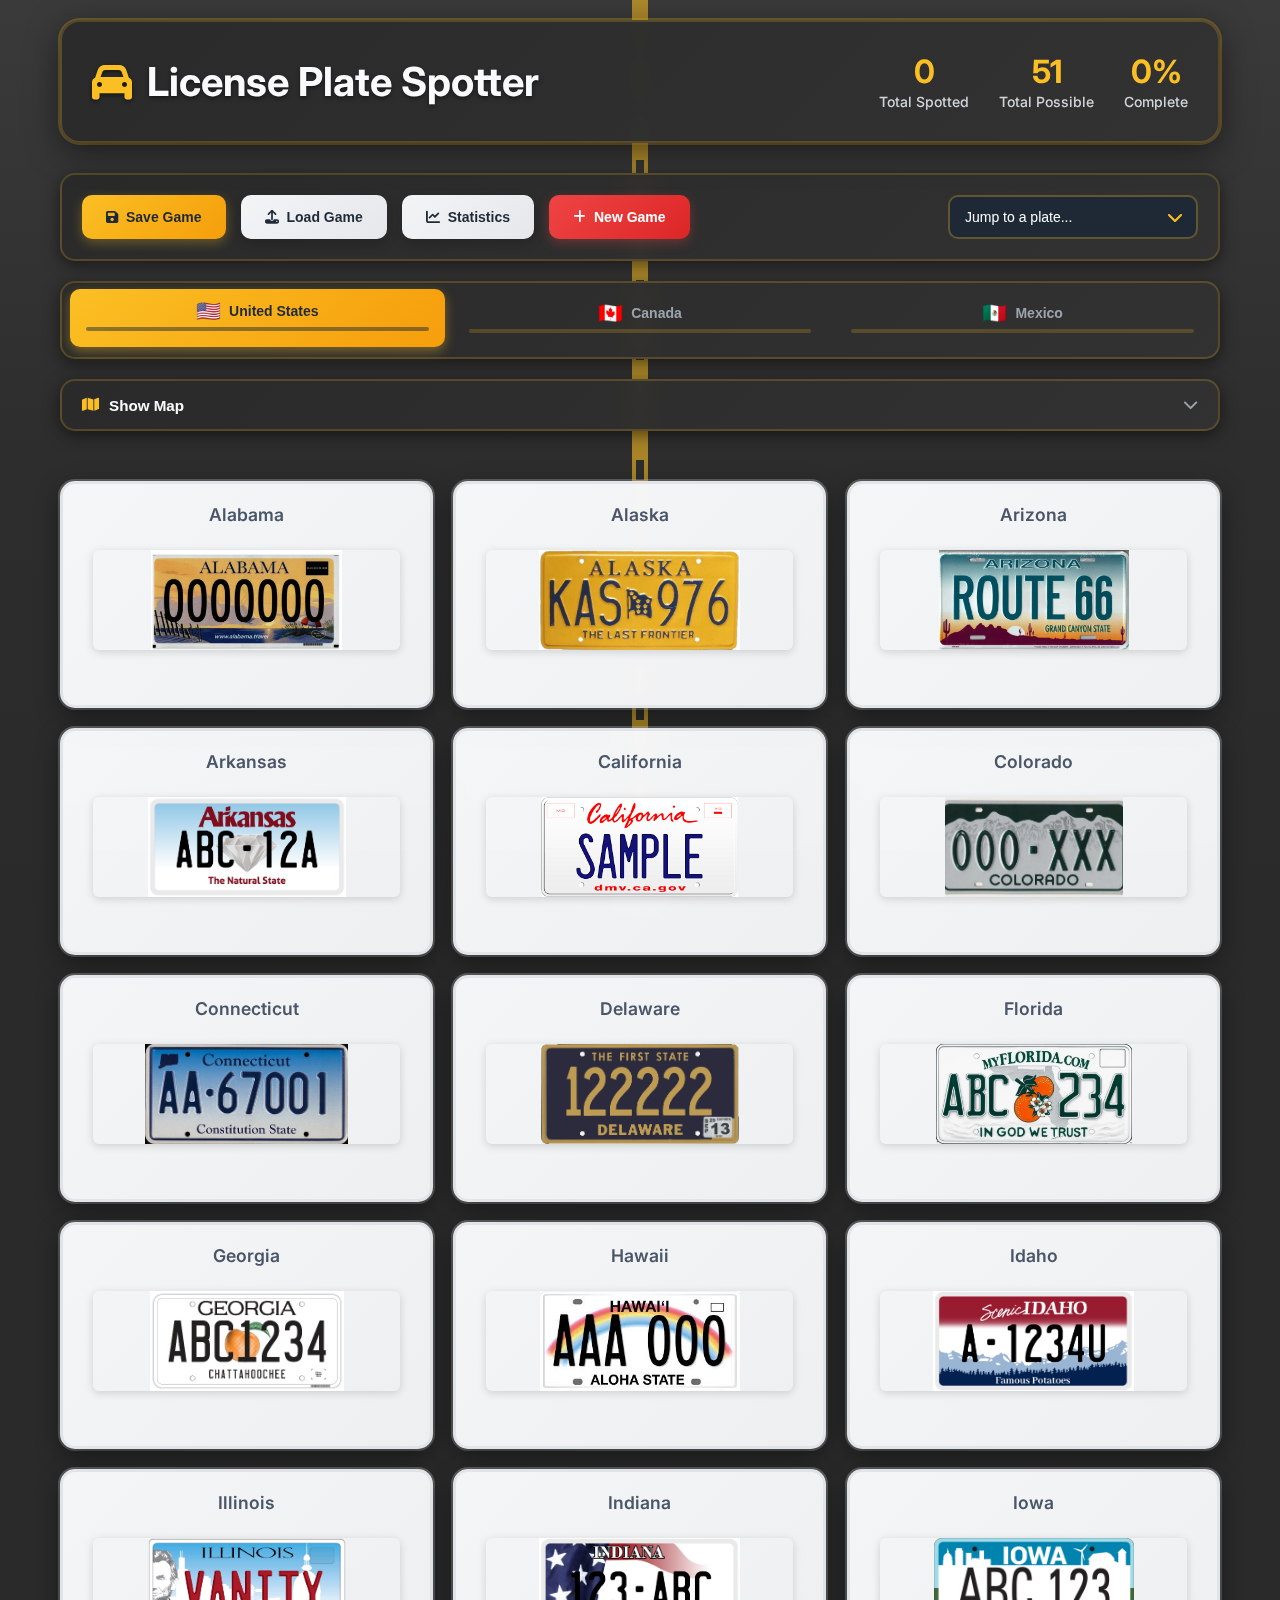
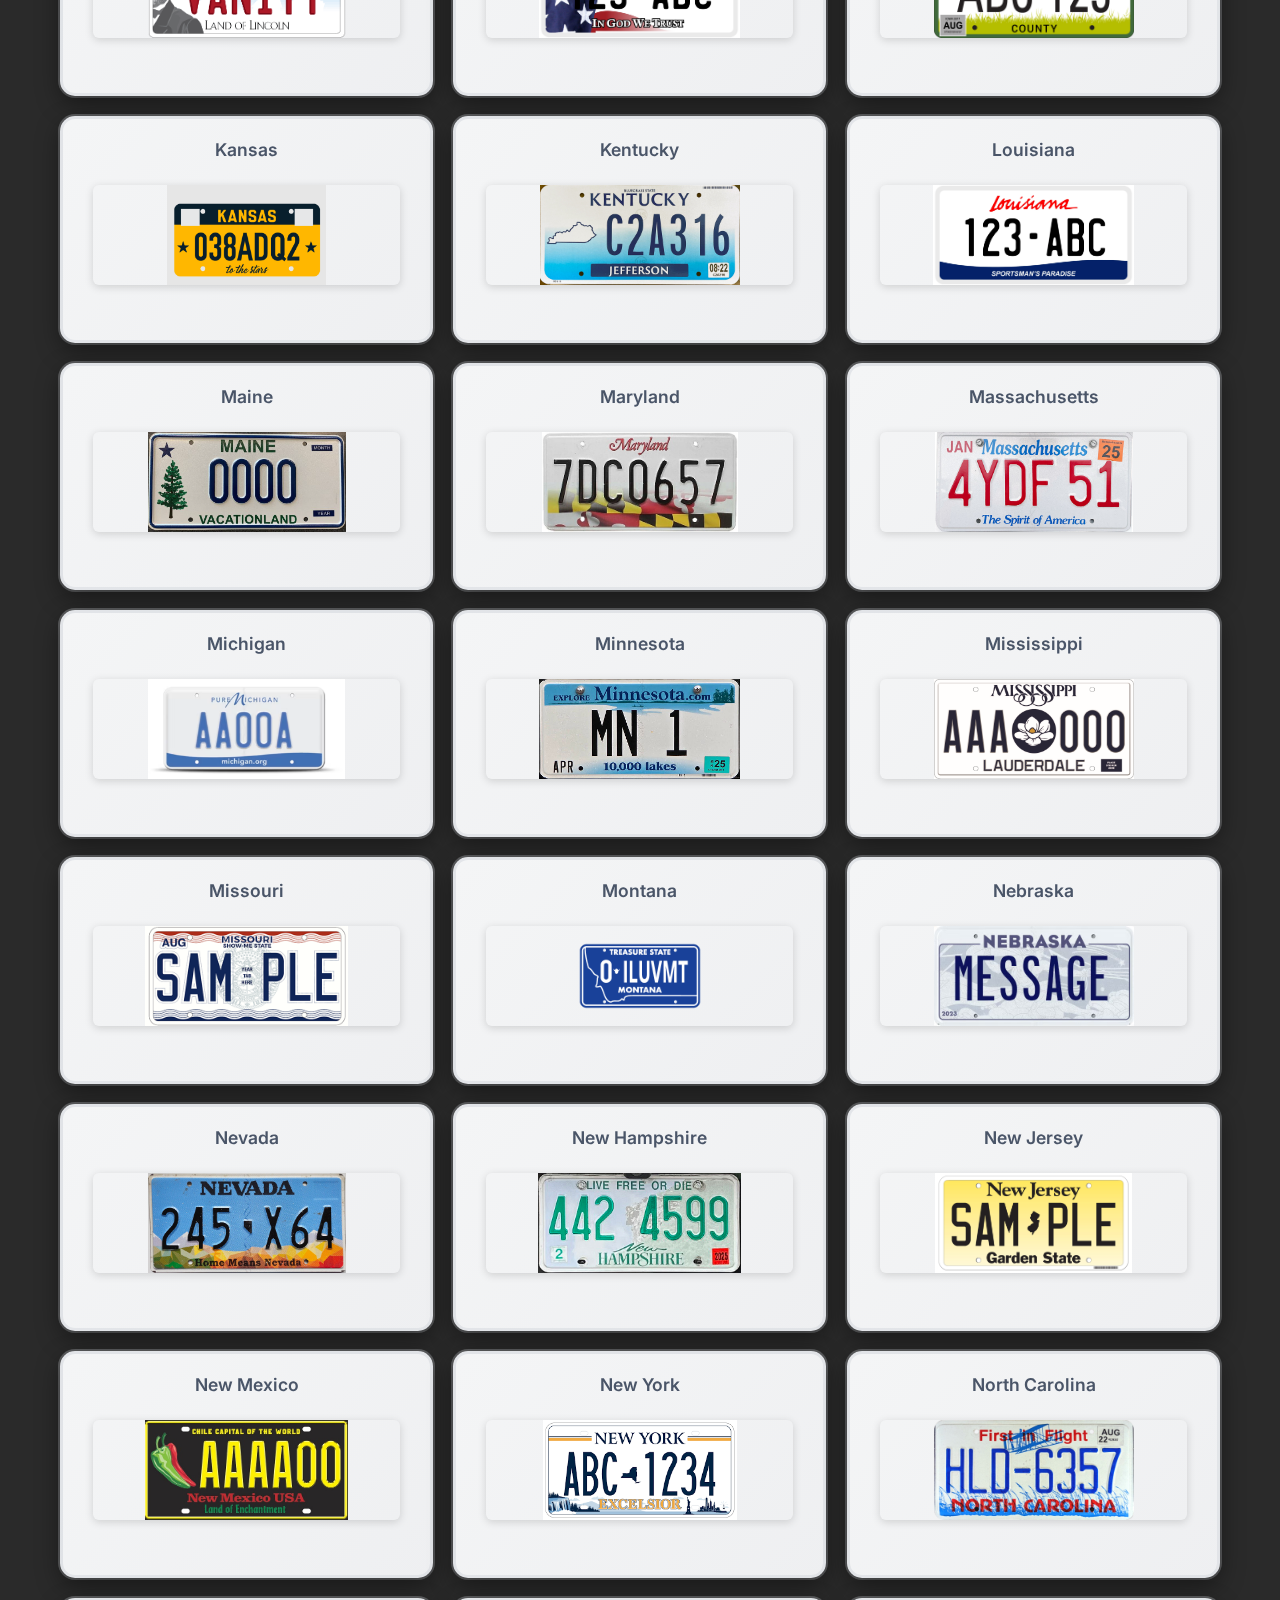
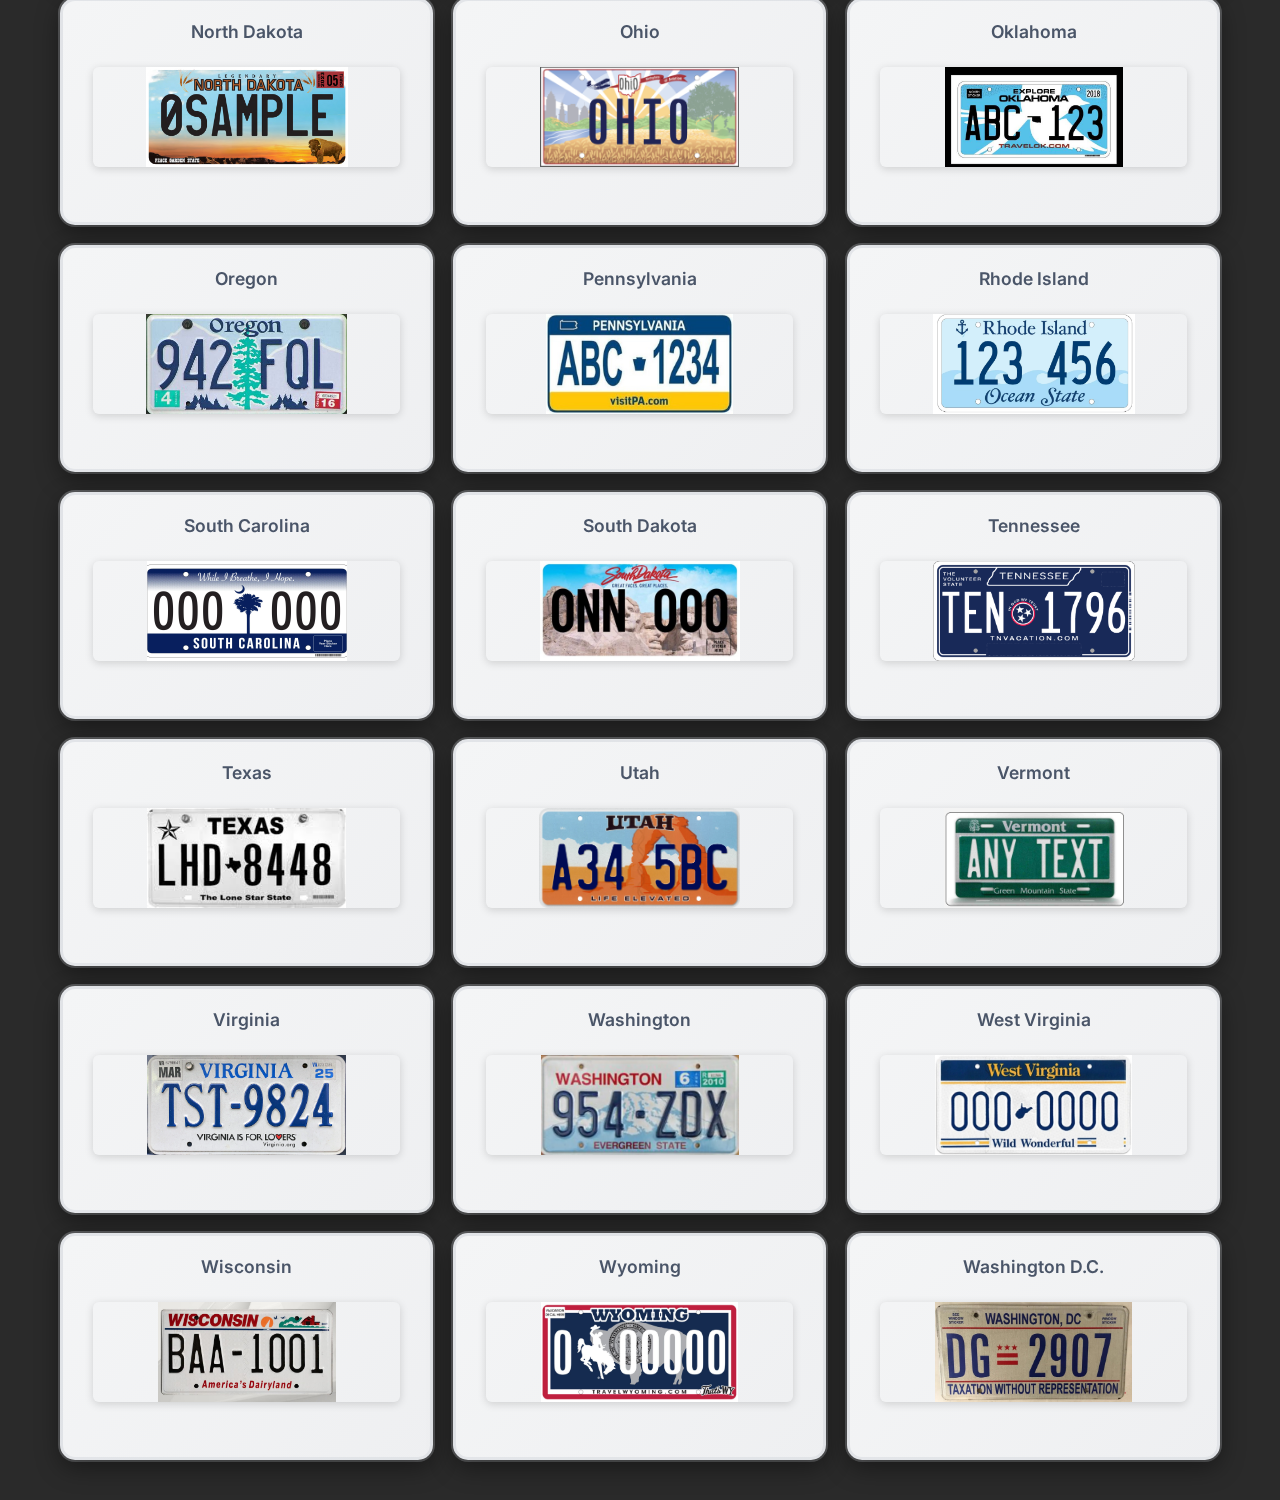
<file: index.html>
<!DOCTYPE html>
<html lang="en">
<head>
    <meta charset="UTF-8">
    <meta name="viewport" content="width=device-width, initial-scale=1.0, maximum-scale=1.0, user-scalable=no">
    <title>License Plate Spotter</title>
    
    <!-- PWA Meta Tags -->
    <link rel="manifest" href="manifest.json">
    <meta name="theme-color" content="#667eea">
    <meta name="apple-mobile-web-app-capable" content="yes">
    <meta name="apple-mobile-web-app-status-bar-style" content="default">
    <meta name="apple-mobile-web-app-title" content="Plate Spotter">
    <meta name="description" content="Track license plates from USA, Canada, and Mexico on your road trips">
    
    <!-- Apple Touch Icons -->
    <link rel="apple-touch-icon" href="icons/icon-180x180.png">
    <link rel="apple-touch-icon" sizes="152x152" href="icons/icon-152x152.png">
    <link rel="apple-touch-icon" sizes="180x180" href="icons/icon-180x180.png">
    
    <!-- Favicon -->
    <link rel="icon" type="image/png" sizes="32x32" href="icons/icon-32x32.png">
    <link rel="icon" type="image/png" sizes="16x16" href="icons/icon-16x16.png">
    
    <!-- Stylesheets -->
    <link rel="stylesheet" href="styles.css">
    <link href="https://fonts.googleapis.com/css2?family=Inter:wght@300;400;500;600;700&display=swap" rel="stylesheet">
    <link rel="stylesheet" href="https://cdnjs.cloudflare.com/ajax/libs/font-awesome/6.4.0/css/all.min.css">
</head>
<body>
    <div class="container">
        <header class="header">
            <div class="header-content">
                <h1 class="title">
                    <i class="fas fa-car"></i>
                    License Plate Spotter
                </h1>
                <div class="header-stats">
                    <div class="stat-item">
                        <span class="stat-number" id="totalSeen">0</span>
                        <span class="stat-label">Total Spotted</span>
                    </div>
                    <div class="stat-item">
                        <span class="stat-number" id="totalPossible">0</span>
                        <span class="stat-label">Total Possible</span>
                    </div>
                    <div class="stat-item">
                        <span class="stat-number" id="percentage">0%</span>
                        <span class="stat-label">Complete</span>
                    </div>
                </div>
            </div>
        </header>

        <div class="controls">
            <div class="control-group">
                <button class="btn btn-primary" id="saveGame">
                    <i class="fas fa-save"></i>
                    Save Game
                </button>
                <button class="btn btn-secondary" id="loadGame">
                    <i class="fas fa-upload"></i>
                    Load Game
                </button>
                <button class="btn btn-secondary" id="statsBtn">
                    <i class="fas fa-chart-line"></i>
                    Statistics
                </button>
                <button class="btn btn-danger" id="newGame">
                    <i class="fas fa-plus"></i>
                    New Game
                </button>
            </div>
            <div class="search-group">
                <select id="plateSelector" class="plate-selector">
                    <option value="">Jump to a plate...</option>
                </select>
                <i class="fas fa-chevron-down selector-icon"></i>
            </div>
        </div>

        <div class="tabs">
            <button class="tab-btn active" data-country="usa">
                <span class="tab-label">
                    <span class="flag-icon">🇺🇸</span>
                    United States
                </span>
                <div class="tab-progress-bar">
                    <div class="tab-progress-fill" id="progress-usa"></div>
                </div>
            </button>
            <button class="tab-btn" data-country="canada">
                <span class="tab-label">
                    <span class="flag-icon">🇨🇦</span>
                    Canada
                </span>
                <div class="tab-progress-bar">
                    <div class="tab-progress-fill" id="progress-canada"></div>
                </div>
            </button>
            <button class="tab-btn" data-country="mexico">
                <span class="tab-label">
                    <span class="flag-icon">🇲🇽</span>
                    Mexico
                </span>
                <div class="tab-progress-bar">
                    <div class="tab-progress-fill" id="progress-mexico"></div>
                </div>
            </button>
        </div>

        <div class="map-container">
            <button class="map-toggle" id="mapToggle">
                <i class="fas fa-map"></i>
                <span id="mapToggleText">Show Map</span>
                <i class="fas fa-chevron-down" id="mapToggleIcon"></i>
            </button>
            <div class="map-view" id="mapView">
                <div id="mapContent"></div>
            </div>
        </div>

        <main class="main-content">
            <div class="license-plate-grid" id="licensePlateGrid">
                <!-- License plates will be dynamically generated here -->
            </div>
        </main>

        <div class="toast" id="toast">
            <i class="fas fa-check-circle"></i>
            <span id="toastMessage">Game saved successfully!</span>
        </div>
    </div>

    <button class="back-to-top" id="backToTop" aria-label="Back to top">
        <i class="fas fa-arrow-up"></i>
    </button>

    <!-- Statistics Modal -->
    <div class="stats-modal" id="statsModal">
        <div class="stats-modal-content">
            <div class="stats-modal-header">
                <h2><i class="fas fa-chart-line"></i> Statistics & Analytics</h2>
                <button class="stats-close-btn" id="statsCloseBtn">
                    <i class="fas fa-times"></i>
                </button>
            </div>
            <div class="stats-modal-body" id="statsModalBody">
                <!-- Content will be dynamically generated -->
            </div>
        </div>
    </div>

    <script src="script.js?v=2.0.3"></script>
    <script src="pwa-install.js"></script>
    
    <!-- PWA Service Worker Registration -->
    <script>
        if ('serviceWorker' in navigator) {
            window.addEventListener('load', () => {
                navigator.serviceWorker.register('./sw.js')
                    .then((registration) => {
                        console.log('SW registered: ', registration);
                    })
                    .catch((registrationError) => {
                        console.log('SW registration failed: ', registrationError);
                    });
            });
        }
    </script>
</body>
</html>
</file>
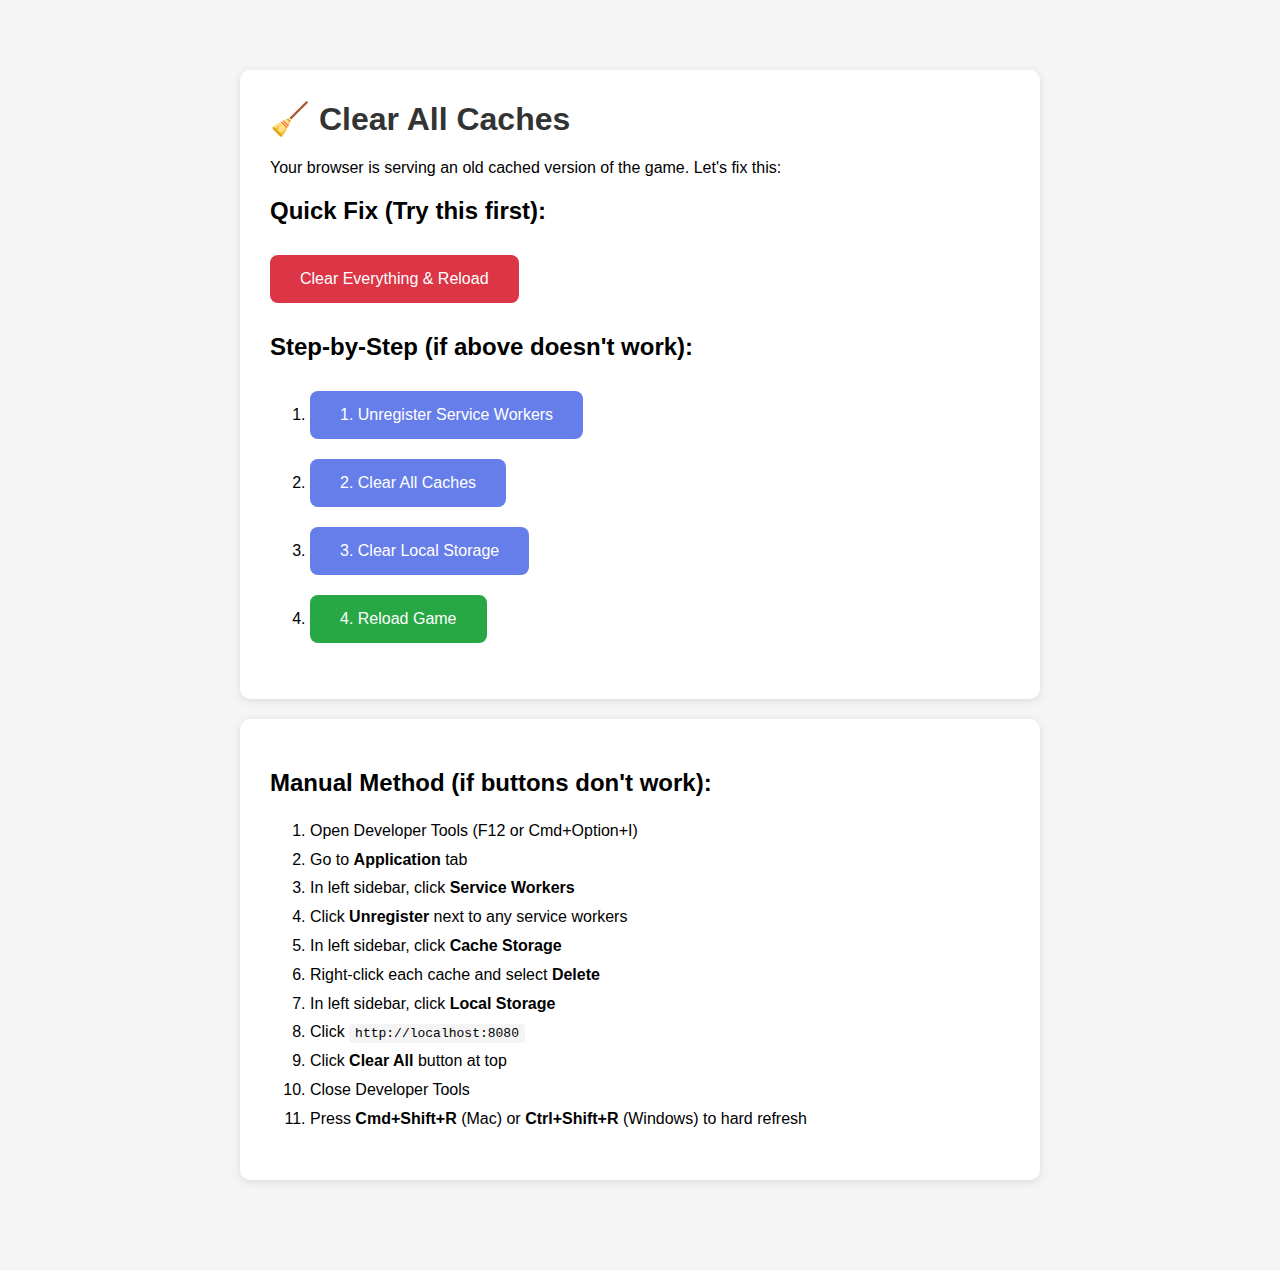
<file: CLEAR_CACHE_NOW.html>
<!DOCTYPE html>
<html lang="en">
<head>
    <meta charset="UTF-8">
    <meta name="viewport" content="width=device-width, initial-scale=1.0">
    <title>Clear Cache & Service Worker</title>
    <style>
        body {
            font-family: Arial, sans-serif;
            max-width: 800px;
            margin: 50px auto;
            padding: 20px;
            background: #f5f5f5;
        }
        .box {
            background: white;
            padding: 30px;
            border-radius: 10px;
            box-shadow: 0 2px 10px rgba(0,0,0,0.1);
            margin-bottom: 20px;
        }
        h1 {
            color: #333;
            margin-top: 0;
        }
        button {
            background: #667eea;
            color: white;
            border: none;
            padding: 15px 30px;
            font-size: 16px;
            border-radius: 8px;
            cursor: pointer;
            margin: 10px 10px 10px 0;
        }
        button:hover {
            background: #5a67d8;
        }
        .danger {
            background: #dc3545;
        }
        .danger:hover {
            background: #c82333;
        }
        .success {
            background: #28a745;
        }
        .success:hover {
            background: #218838;
        }
        #status {
            margin-top: 20px;
            padding: 15px;
            border-radius: 5px;
            display: none;
        }
        #status.show {
            display: block;
        }
        #status.error {
            background: #f8d7da;
            color: #721c24;
        }
        #status.success {
            background: #d4edda;
            color: #155724;
        }
        code {
            background: #f4f4f4;
            padding: 2px 6px;
            border-radius: 3px;
            font-family: monospace;
        }
        ol {
            line-height: 1.8;
        }
    </style>
</head>
<body>
    <div class="box">
        <h1>🧹 Clear All Caches</h1>
        <p>Your browser is serving an old cached version of the game. Let's fix this:</p>
        
        <h2>Quick Fix (Try this first):</h2>
        <button onclick="clearEverything()" class="danger">Clear Everything & Reload</button>
        
        <h2>Step-by-Step (if above doesn't work):</h2>
        <ol>
            <li><button onclick="unregisterServiceWorkers()">1. Unregister Service Workers</button></li>
            <li><button onclick="clearCaches()">2. Clear All Caches</button></li>
            <li><button onclick="clearStorage()">3. Clear Local Storage</button></li>
            <li><button onclick="reloadGame()" class="success">4. Reload Game</button></li>
        </ol>
        
        <div id="status"></div>
    </div>
    
    <div class="box">
        <h2>Manual Method (if buttons don't work):</h2>
        <ol>
            <li>Open Developer Tools (F12 or Cmd+Option+I)</li>
            <li>Go to <strong>Application</strong> tab</li>
            <li>In left sidebar, click <strong>Service Workers</strong></li>
            <li>Click <strong>Unregister</strong> next to any service workers</li>
            <li>In left sidebar, click <strong>Cache Storage</strong></li>
            <li>Right-click each cache and select <strong>Delete</strong></li>
            <li>In left sidebar, click <strong>Local Storage</strong></li>
            <li>Click <code>http://localhost:8080</code></li>
            <li>Click <strong>Clear All</strong> button at top</li>
            <li>Close Developer Tools</li>
            <li>Press <strong>Cmd+Shift+R</strong> (Mac) or <strong>Ctrl+Shift+R</strong> (Windows) to hard refresh</li>
        </ol>
    </div>

    <script>
        function showStatus(message, isError = false) {
            const status = document.getElementById('status');
            status.textContent = message;
            status.className = 'show ' + (isError ? 'error' : 'success');
            setTimeout(() => {
                status.className = '';
            }, 3000);
        }

        async function unregisterServiceWorkers() {
            try {
                const registrations = await navigator.serviceWorker.getRegistrations();
                for (let registration of registrations) {
                    await registration.unregister();
                }
                showStatus(`✓ Unregistered ${registrations.length} service worker(s)`);
            } catch (error) {
                showStatus(`Error unregistering service workers: ${error.message}`, true);
            }
        }

        async function clearCaches() {
            try {
                const cacheNames = await caches.keys();
                await Promise.all(cacheNames.map(name => caches.delete(name)));
                showStatus(`✓ Cleared ${cacheNames.length} cache(s)`);
            } catch (error) {
                showStatus(`Error clearing caches: ${error.message}`, true);
            }
        }

        function clearStorage() {
            try {
                // Don't clear localStorage since that has the game data
                // Just clear sessionStorage
                sessionStorage.clear();
                showStatus('✓ Cleared session storage (kept your game data)');
            } catch (error) {
                showStatus(`Error clearing storage: ${error.message}`, true);
            }
        }

        async function clearEverything() {
            try {
                // Unregister service workers
                const registrations = await navigator.serviceWorker.getRegistrations();
                await Promise.all(registrations.map(r => r.unregister()));
                
                // Clear caches
                const cacheNames = await caches.keys();
                await Promise.all(cacheNames.map(name => caches.delete(name)));
                
                // Clear session storage (keep localStorage for game data)
                sessionStorage.clear();
                
                showStatus('✓ All caches cleared! Reloading game...', false);
                
                setTimeout(() => {
                    window.location.href = '/index.html';
                }, 1500);
            } catch (error) {
                showStatus(`Error: ${error.message}`, true);
            }
        }

        function reloadGame() {
            window.location.href = '/index.html';
        }
    </script>
</body>
</html>
</file>
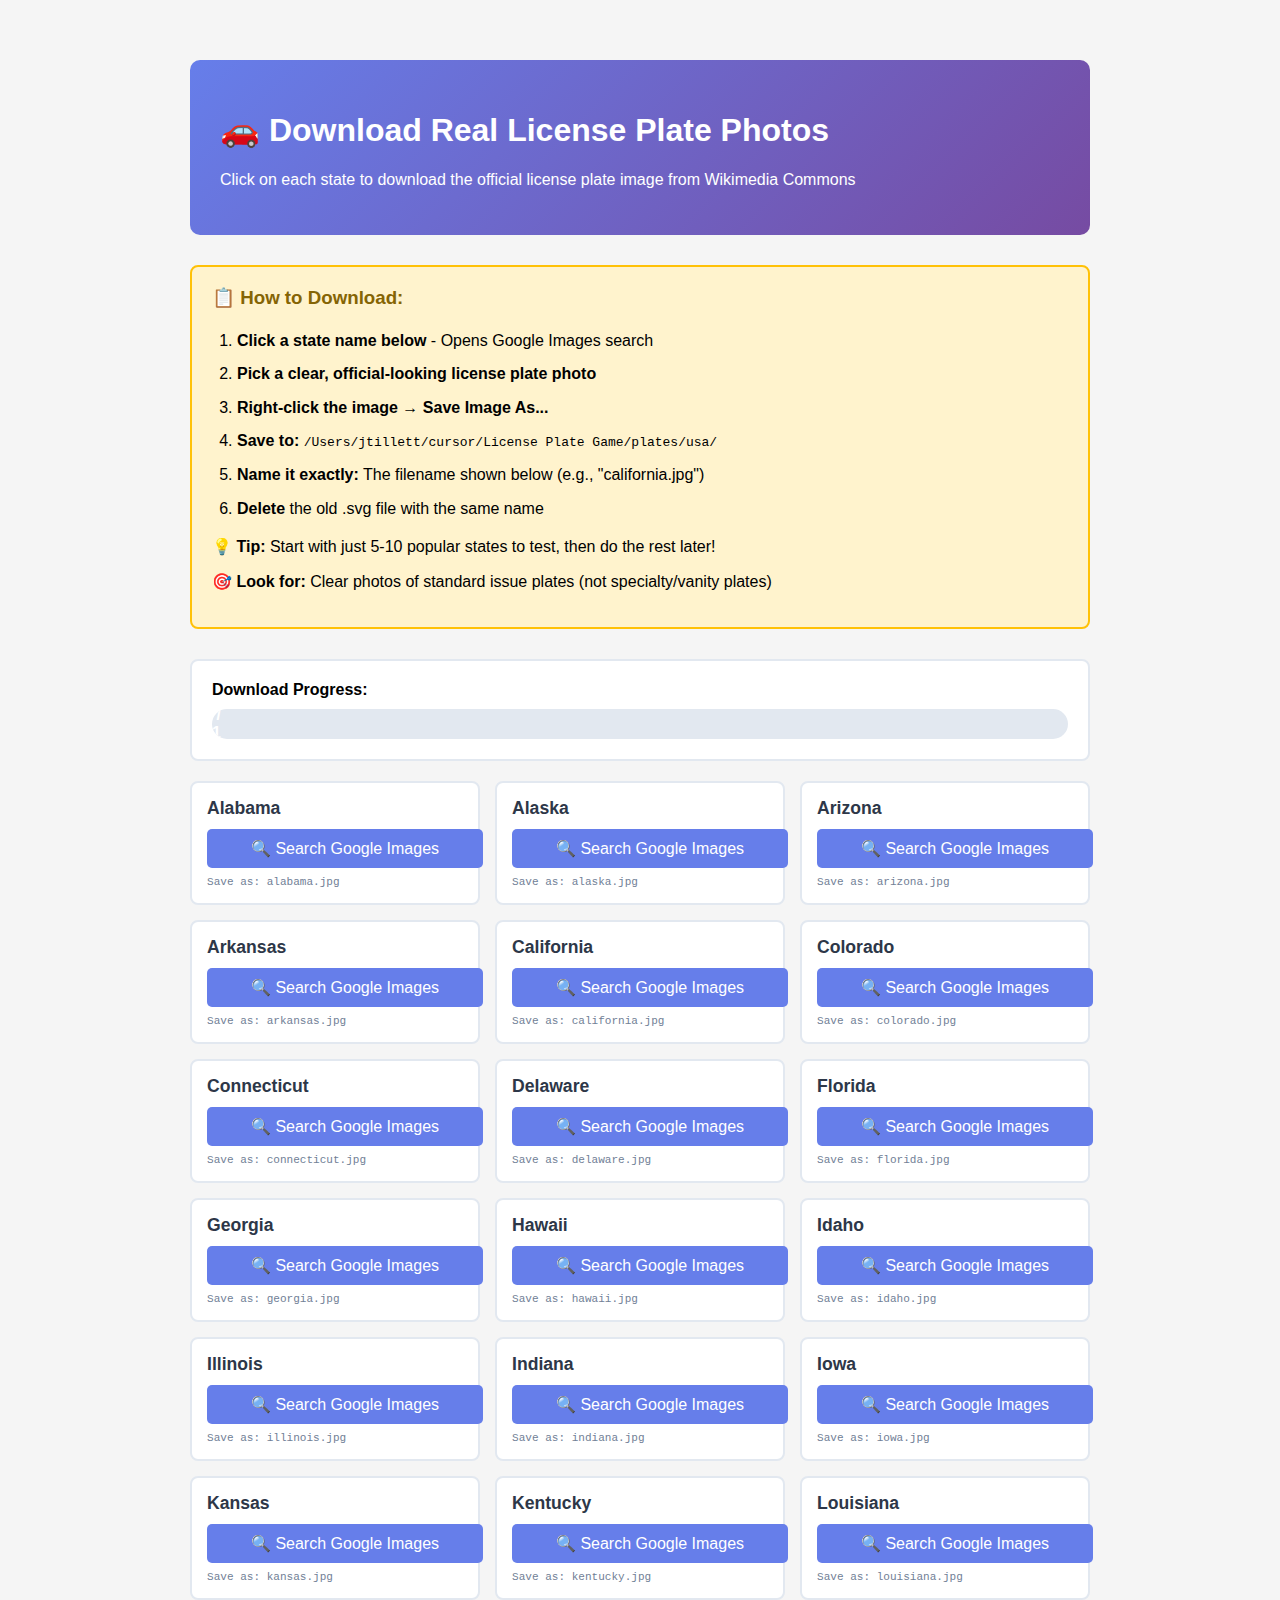
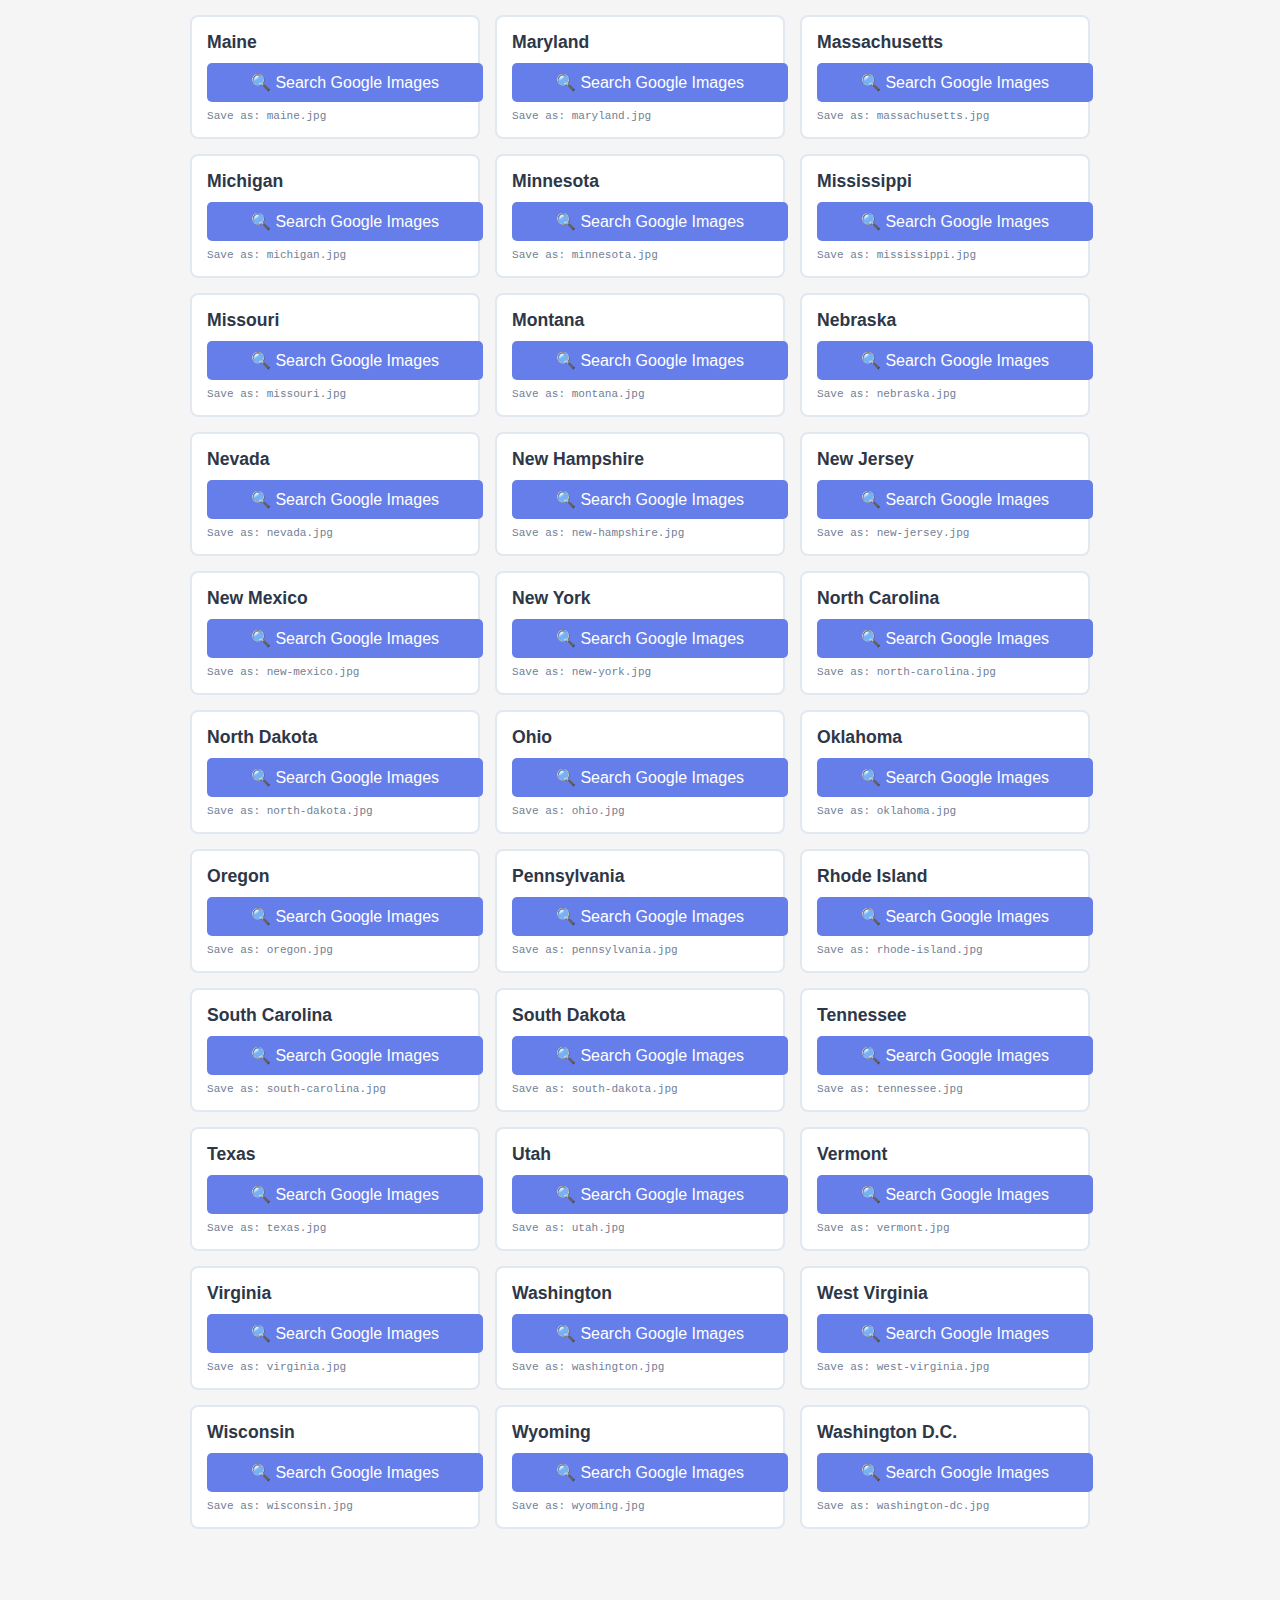
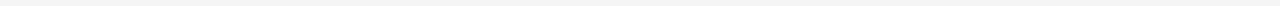
<file: DOWNLOAD_REAL_PLATES.html>
<!DOCTYPE html>
<html lang="en">
<head>
    <meta charset="UTF-8">
    <meta name="viewport" content="width=device-width, initial-scale=1.0">
    <title>Download Real License Plates</title>
    <style>
        body {
            font-family: -apple-system, BlinkMacSystemFont, 'Segoe UI', sans-serif;
            max-width: 900px;
            margin: 40px auto;
            padding: 20px;
            background: #f5f5f5;
        }
        .header {
            background: linear-gradient(135deg, #667eea 0%, #764ba2 100%);
            color: white;
            padding: 30px;
            border-radius: 10px;
            margin-bottom: 30px;
        }
        .instructions {
            background: #fff3cd;
            border: 2px solid #ffc107;
            padding: 20px;
            border-radius: 8px;
            margin-bottom: 30px;
        }
        .instructions h3 {
            margin-top: 0;
            color: #856404;
        }
        .instructions ol {
            margin: 15px 0;
            padding-left: 25px;
        }
        .instructions li {
            margin: 8px 0;
            line-height: 1.6;
        }
        .state-grid {
            display: grid;
            grid-template-columns: repeat(auto-fill, minmax(250px, 1fr));
            gap: 15px;
            margin-top: 20px;
        }
        .state-card {
            background: white;
            border: 2px solid #e2e8f0;
            border-radius: 8px;
            padding: 15px;
            transition: all 0.2s;
        }
        .state-card:hover {
            border-color: #667eea;
            box-shadow: 0 4px 12px rgba(0,0,0,0.1);
        }
        .state-name {
            font-weight: 600;
            font-size: 1.1em;
            color: #2d3748;
            margin-bottom: 10px;
        }
        .download-btn {
            display: block;
            width: 100%;
            padding: 10px;
            background: #667eea;
            color: white;
            text-align: center;
            text-decoration: none;
            border-radius: 5px;
            font-weight: 500;
            transition: background 0.2s;
        }
        .download-btn:hover {
            background: #5568d3;
        }
        .filename {
            font-size: 0.85em;
            color: #718096;
            margin-top: 8px;
            font-family: monospace;
        }
        .progress {
            background: white;
            padding: 20px;
            border-radius: 8px;
            margin-bottom: 20px;
            border: 2px solid #e2e8f0;
        }
        .progress-bar {
            height: 30px;
            background: #e2e8f0;
            border-radius: 15px;
            overflow: hidden;
            margin-top: 10px;
        }
        .progress-fill {
            height: 100%;
            background: linear-gradient(90deg, #48bb78, #38a169);
            width: 0%;
            transition: width 0.3s;
            display: flex;
            align-items: center;
            justify-content: center;
            color: white;
            font-weight: 600;
        }
    </style>
</head>
<body>
    <div class="header">
        <h1>🚗 Download Real License Plate Photos</h1>
        <p>Click on each state to download the official license plate image from Wikimedia Commons</p>
    </div>

    <div class="instructions">
        <h3>📋 How to Download:</h3>
        <ol>
            <li><strong>Click a state name below</strong> - Opens Google Images search</li>
            <li><strong>Pick a clear, official-looking license plate photo</strong></li>
            <li><strong>Right-click the image</strong> → <strong>Save Image As...</strong></li>
            <li><strong>Save to:</strong> <code>/Users/jtillett/cursor/License Plate Game/plates/usa/</code></li>
            <li><strong>Name it exactly:</strong> The filename shown below (e.g., "california.jpg")</li>
            <li><strong>Delete</strong> the old .svg file with the same name</li>
        </ol>
        <p><strong>💡 Tip:</strong> Start with just 5-10 popular states to test, then do the rest later!</p>
        <p><strong>🎯 Look for:</strong> Clear photos of standard issue plates (not specialty/vanity plates)</p>
    </div>

    <div class="progress">
        <strong>Download Progress:</strong>
        <div class="progress-bar">
            <div class="progress-fill" id="progressFill">0 / 50</div>
        </div>
    </div>

    <div class="state-grid" id="stateGrid">
        <!-- States will be added here by JavaScript -->
    </div>

    <script>
        const states = [
            { name: 'Alabama', file: 'alabama.jpg' },
            { name: 'Alaska', file: 'alaska.jpg' },
            { name: 'Arizona', file: 'arizona.jpg' },
            { name: 'Arkansas', file: 'arkansas.jpg' },
            { name: 'California', file: 'california.jpg' },
            { name: 'Colorado', file: 'colorado.jpg' },
            { name: 'Connecticut', file: 'connecticut.jpg' },
            { name: 'Delaware', file: 'delaware.jpg' },
            { name: 'Florida', file: 'florida.jpg' },
            { name: 'Georgia', file: 'georgia.jpg' },
            { name: 'Hawaii', file: 'hawaii.jpg' },
            { name: 'Idaho', file: 'idaho.jpg' },
            { name: 'Illinois', file: 'illinois.jpg' },
            { name: 'Indiana', file: 'indiana.jpg' },
            { name: 'Iowa', file: 'iowa.jpg' },
            { name: 'Kansas', file: 'kansas.jpg' },
            { name: 'Kentucky', file: 'kentucky.jpg' },
            { name: 'Louisiana', file: 'louisiana.jpg' },
            { name: 'Maine', file: 'maine.jpg' },
            { name: 'Maryland', file: 'maryland.jpg' },
            { name: 'Massachusetts', file: 'massachusetts.jpg' },
            { name: 'Michigan', file: 'michigan.jpg' },
            { name: 'Minnesota', file: 'minnesota.jpg' },
            { name: 'Mississippi', file: 'mississippi.jpg' },
            { name: 'Missouri', file: 'missouri.jpg' },
            { name: 'Montana', file: 'montana.jpg' },
            { name: 'Nebraska', file: 'nebraska.jpg' },
            { name: 'Nevada', file: 'nevada.jpg' },
            { name: 'New Hampshire', file: 'new-hampshire.jpg' },
            { name: 'New Jersey', file: 'new-jersey.jpg' },
            { name: 'New Mexico', file: 'new-mexico.jpg' },
            { name: 'New York', file: 'new-york.jpg' },
            { name: 'North Carolina', file: 'north-carolina.jpg' },
            { name: 'North Dakota', file: 'north-dakota.jpg' },
            { name: 'Ohio', file: 'ohio.jpg' },
            { name: 'Oklahoma', file: 'oklahoma.jpg' },
            { name: 'Oregon', file: 'oregon.jpg' },
            { name: 'Pennsylvania', file: 'pennsylvania.jpg' },
            { name: 'Rhode Island', file: 'rhode-island.jpg' },
            { name: 'South Carolina', file: 'south-carolina.jpg' },
            { name: 'South Dakota', file: 'south-dakota.jpg' },
            { name: 'Tennessee', file: 'tennessee.jpg' },
            { name: 'Texas', file: 'texas.jpg' },
            { name: 'Utah', file: 'utah.jpg' },
            { name: 'Vermont', file: 'vermont.jpg' },
            { name: 'Virginia', file: 'virginia.jpg' },
            { name: 'Washington', file: 'washington.jpg' },
            { name: 'West Virginia', file: 'west-virginia.jpg' },
            { name: 'Wisconsin', file: 'wisconsin.jpg' },
            { name: 'Wyoming', file: 'wyoming.jpg' },
            { name: 'Washington D.C.', file: 'washington-dc.jpg' }
        ];
        
        // Generate Google Images search URL for each state
        function getSearchUrl(stateName) {
            const query = encodeURIComponent(stateName + ' license plate 2023');
            return `https://www.google.com/search?tbm=isch&q=${query}`;
        }

        const grid = document.getElementById('stateGrid');
        const progressFill = document.getElementById('progressFill');
        
        let downloadedCount = 0;

        states.forEach(state => {
            const card = document.createElement('div');
            card.className = 'state-card';
            const searchUrl = getSearchUrl(state.name);
            card.innerHTML = `
                <div class="state-name">${state.name}</div>
                <a href="${searchUrl}" target="_blank" class="download-btn" onclick="trackDownload()">
                    🔍 Search Google Images
                </a>
                <div class="filename">Save as: ${state.file}</div>
            `;
            grid.appendChild(card);
        });

        function trackDownload() {
            downloadedCount++;
            const percent = Math.round((downloadedCount / states.length) * 100);
            progressFill.style.width = percent + '%';
            progressFill.textContent = `${downloadedCount} / ${states.length}`;
        }

        progressFill.textContent = `0 / ${states.length}`;
    </script>
</body>
</html>
</file>
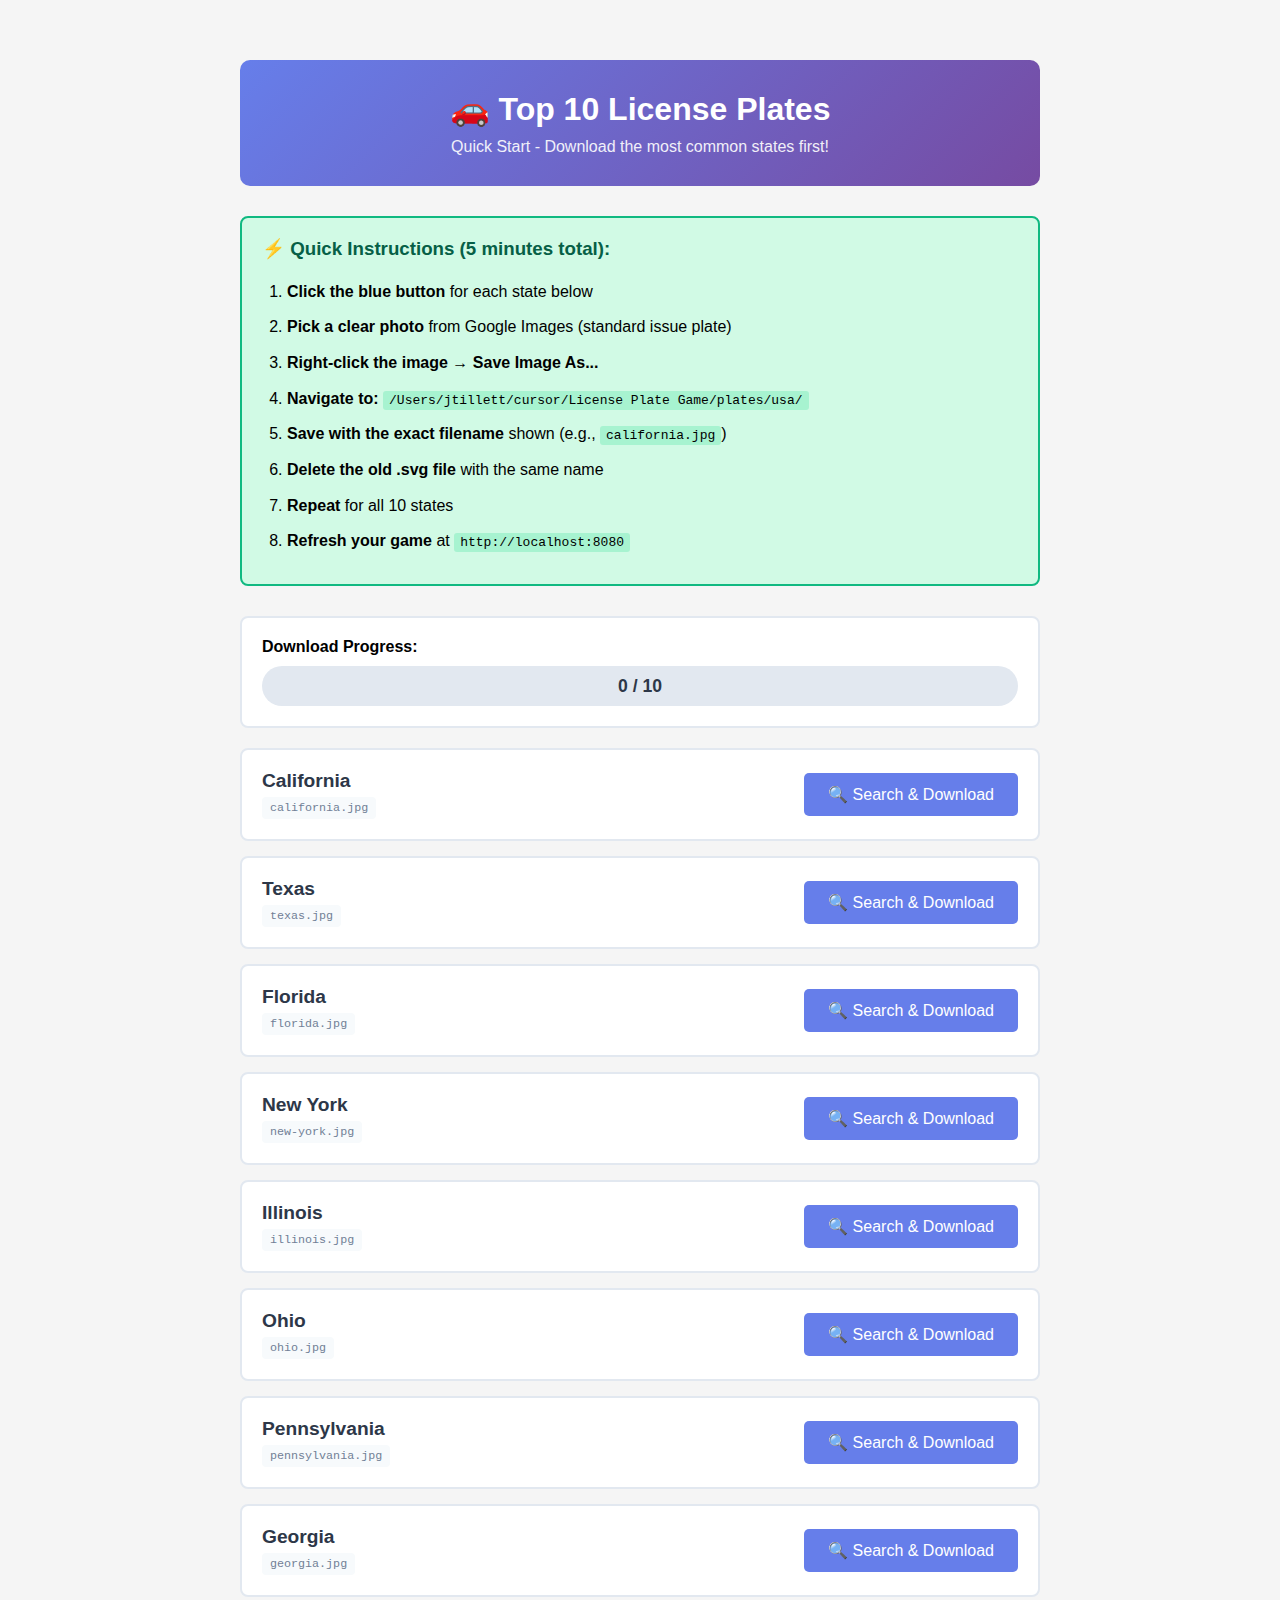
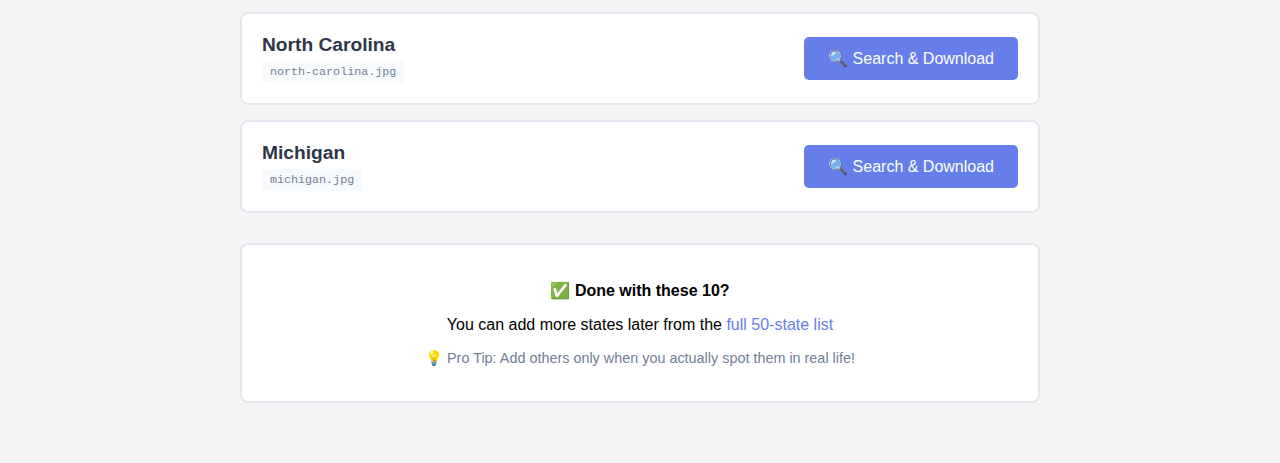
<file: DOWNLOAD_TOP_10.html>
<!DOCTYPE html>
<html lang="en">
<head>
    <meta charset="UTF-8">
    <meta name="viewport" content="width=device-width, initial-scale=1.0">
    <title>Download Top 10 License Plates</title>
    <style>
        body {
            font-family: -apple-system, BlinkMacSystemFont, 'Segoe UI', sans-serif;
            max-width: 800px;
            margin: 40px auto;
            padding: 20px;
            background: #f5f5f5;
        }
        .header {
            background: linear-gradient(135deg, #667eea 0%, #764ba2 100%);
            color: white;
            padding: 30px;
            border-radius: 10px;
            margin-bottom: 30px;
            text-align: center;
        }
        .header h1 {
            margin: 0 0 10px 0;
        }
        .header p {
            margin: 0;
            opacity: 0.9;
        }
        .quick-start {
            background: #d1fae5;
            border: 2px solid #10b981;
            padding: 20px;
            border-radius: 8px;
            margin-bottom: 30px;
        }
        .quick-start h3 {
            margin-top: 0;
            color: #065f46;
        }
        .quick-start ol {
            margin: 15px 0 0 0;
            padding-left: 25px;
        }
        .quick-start li {
            margin: 10px 0;
            line-height: 1.6;
        }
        .quick-start code {
            background: #a7f3d0;
            padding: 2px 6px;
            border-radius: 3px;
            font-family: monospace;
        }
        .state-card {
            background: white;
            border: 2px solid #e2e8f0;
            border-radius: 8px;
            padding: 20px;
            margin-bottom: 15px;
            display: flex;
            justify-content: space-between;
            align-items: center;
            transition: all 0.2s;
        }
        .state-card:hover {
            border-color: #667eea;
            box-shadow: 0 4px 12px rgba(0,0,0,0.1);
        }
        .state-info {
            flex: 1;
        }
        .state-name {
            font-weight: 600;
            font-size: 1.2em;
            color: #2d3748;
            margin-bottom: 5px;
        }
        .filename {
            font-size: 0.9em;
            color: #718096;
            font-family: monospace;
            background: #f7fafc;
            padding: 4px 8px;
            border-radius: 4px;
            display: inline-block;
        }
        .download-btn {
            padding: 12px 24px;
            background: #667eea;
            color: white;
            text-align: center;
            text-decoration: none;
            border-radius: 5px;
            font-weight: 500;
            transition: background 0.2s;
            white-space: nowrap;
        }
        .download-btn:hover {
            background: #5568d3;
        }
        .progress {
            background: white;
            padding: 20px;
            border-radius: 8px;
            margin-bottom: 20px;
            border: 2px solid #e2e8f0;
        }
        .progress-bar {
            height: 40px;
            background: #e2e8f0;
            border-radius: 20px;
            overflow: hidden;
            margin-top: 10px;
            position: relative;
        }
        .progress-fill {
            height: 100%;
            background: linear-gradient(90deg, #48bb78, #38a169);
            width: 0%;
            transition: width 0.3s;
            display: flex;
            align-items: center;
            justify-content: center;
            color: white;
            font-weight: 600;
            font-size: 1.1em;
        }
        .progress-text {
            position: absolute;
            top: 50%;
            left: 50%;
            transform: translate(-50%, -50%);
            font-weight: 600;
            font-size: 1.1em;
            color: #2d3748;
            z-index: 1;
        }
        .completed {
            background: #d1fae5 !important;
            border-color: #10b981 !important;
        }
        .completed .state-name::after {
            content: " ✓";
            color: #10b981;
        }
        .footer {
            text-align: center;
            margin-top: 30px;
            padding: 20px;
            background: white;
            border-radius: 8px;
            border: 2px solid #e2e8f0;
        }
        .footer a {
            color: #667eea;
            text-decoration: none;
            font-weight: 500;
        }
        .footer a:hover {
            text-decoration: underline;
        }
    </style>
</head>
<body>
    <div class="header">
        <h1>🚗 Top 10 License Plates</h1>
        <p>Quick Start - Download the most common states first!</p>
    </div>

    <div class="quick-start">
        <h3>⚡ Quick Instructions (5 minutes total):</h3>
        <ol>
            <li><strong>Click the blue button</strong> for each state below</li>
            <li><strong>Pick a clear photo</strong> from Google Images (standard issue plate)</li>
            <li><strong>Right-click the image</strong> → <strong>Save Image As...</strong></li>
            <li><strong>Navigate to:</strong> <code>/Users/jtillett/cursor/License Plate Game/plates/usa/</code></li>
            <li><strong>Save with the exact filename</strong> shown (e.g., <code>california.jpg</code>)</li>
            <li><strong>Delete the old .svg file</strong> with the same name</li>
            <li><strong>Repeat</strong> for all 10 states</li>
            <li><strong>Refresh your game</strong> at <code>http://localhost:8080</code></li>
        </ol>
    </div>

    <div class="progress">
        <strong>Download Progress:</strong>
        <div class="progress-bar">
            <div class="progress-fill" id="progressFill"></div>
            <div class="progress-text" id="progressText">0 / 10</div>
        </div>
    </div>

    <div id="stateList">
        <!-- States will be added here by JavaScript -->
    </div>

    <div class="footer">
        <p>✅ <strong>Done with these 10?</strong></p>
        <p>You can add more states later from the <a href="http://localhost:8080/DOWNLOAD_REAL_PLATES.html">full 50-state list</a></p>
        <p style="margin-top: 15px; color: #718096; font-size: 0.9em;">💡 Pro Tip: Add others only when you actually spot them in real life!</p>
    </div>

    <script>
        const topStates = [
            { name: 'California', file: 'california.jpg', info: 'Most populous state' },
            { name: 'Texas', file: 'texas.jpg', info: '2nd most populous' },
            { name: 'Florida', file: 'florida.jpg', info: '3rd most populous' },
            { name: 'New York', file: 'new-york.jpg', info: '4th most populous' },
            { name: 'Illinois', file: 'illinois.jpg', info: '6th most populous' },
            { name: 'Ohio', file: 'ohio.jpg', info: '7th most populous' },
            { name: 'Pennsylvania', file: 'pennsylvania.jpg', info: '5th most populous' },
            { name: 'Georgia', file: 'georgia.jpg', info: '8th most populous' },
            { name: 'North Carolina', file: 'north-carolina.jpg', info: '9th most populous' },
            { name: 'Michigan', file: 'michigan.jpg', info: '10th most populous' }
        ];

        function getSearchUrl(stateName) {
            const query = encodeURIComponent(stateName + ' license plate 2023 standard issue');
            return `https://www.google.com/search?tbm=isch&q=${query}`;
        }

        const stateList = document.getElementById('stateList');
        const progressFill = document.getElementById('progressFill');
        const progressText = document.getElementById('progressText');
        
        let downloadedCount = 0;

        function updateProgress() {
            const percent = Math.round((downloadedCount / topStates.length) * 100);
            progressFill.style.width = percent + '%';
            progressText.textContent = `${downloadedCount} / ${topStates.length}`;
            
            if (downloadedCount === topStates.length) {
                progressText.textContent = '🎉 All Done!';
                progressFill.style.background = 'linear-gradient(90deg, #f59e0b, #d97706)';
            }
        }

        function trackDownload(cardElement) {
            if (!cardElement.classList.contains('completed')) {
                downloadedCount++;
                cardElement.classList.add('completed');
                updateProgress();
                
                // Save progress to localStorage
                localStorage.setItem('plateDownloadProgress', downloadedCount);
            }
        }

        // Load progress from localStorage
        const savedProgress = localStorage.getItem('plateDownloadProgress');
        if (savedProgress) {
            downloadedCount = parseInt(savedProgress);
            updateProgress();
        }

        topStates.forEach((state, index) => {
            const card = document.createElement('div');
            card.className = 'state-card';
            card.id = `state-${index}`;
            const searchUrl = getSearchUrl(state.name);
            
            card.innerHTML = `
                <div class="state-info">
                    <div class="state-name">${state.name}</div>
                    <div class="filename">${state.file}</div>
                </div>
                <a href="${searchUrl}" target="_blank" class="download-btn" onclick="trackDownload(document.getElementById('state-${index}'))">
                    🔍 Search & Download
                </a>
            `;
            
            if (index < downloadedCount) {
                card.classList.add('completed');
            }
            
            stateList.appendChild(card);
        });

        updateProgress();
    </script>
</body>
</html>
</file>
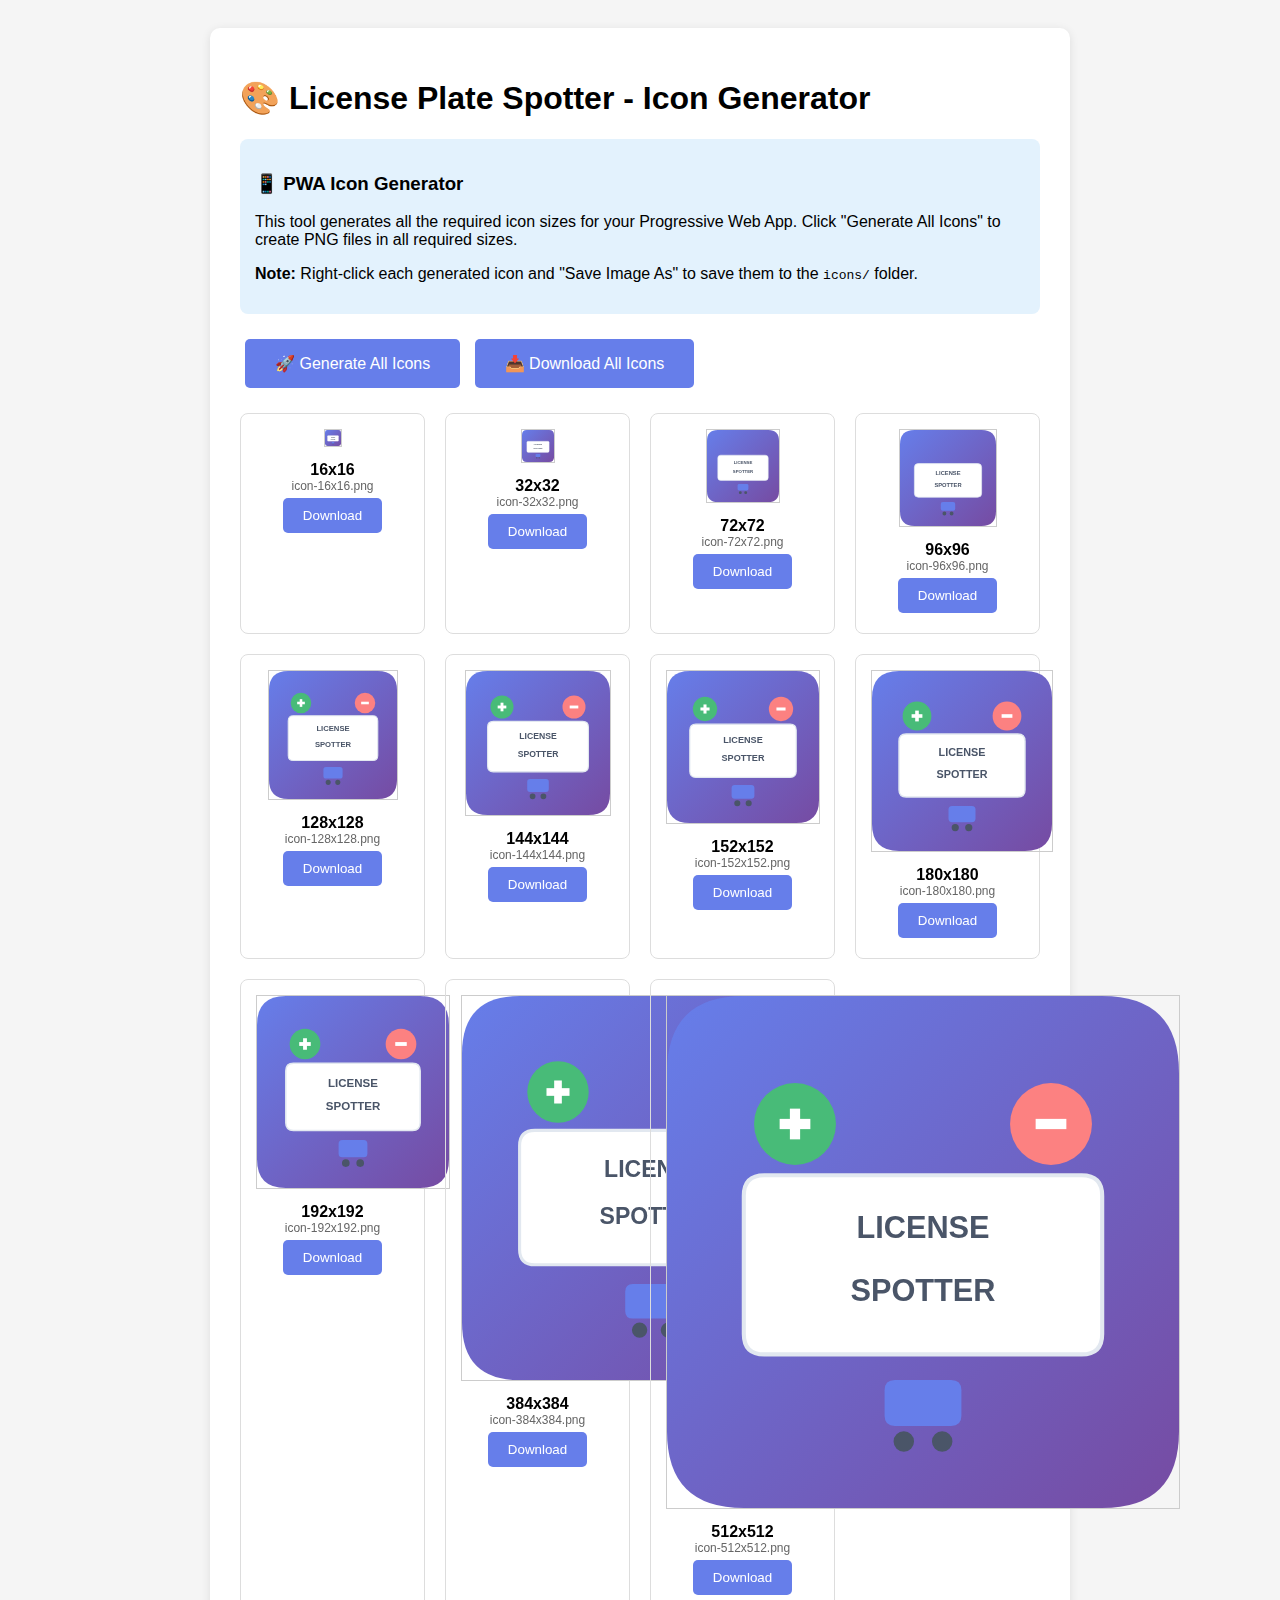
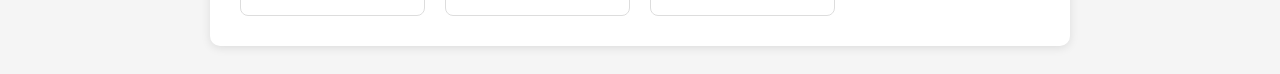
<file: generate-icons.html>
<!DOCTYPE html>
<html lang="en">
<head>
    <meta charset="UTF-8">
    <meta name="viewport" content="width=device-width, initial-scale=1.0">
    <title>Icon Generator</title>
    <style>
        body {
            font-family: Arial, sans-serif;
            padding: 20px;
            background: #f5f5f5;
        }
        .container {
            max-width: 800px;
            margin: 0 auto;
            background: white;
            padding: 30px;
            border-radius: 10px;
            box-shadow: 0 2px 10px rgba(0,0,0,0.1);
        }
        .icon-grid {
            display: grid;
            grid-template-columns: repeat(auto-fit, minmax(150px, 1fr));
            gap: 20px;
            margin-top: 20px;
        }
        .icon-item {
            text-align: center;
            padding: 15px;
            border: 1px solid #ddd;
            border-radius: 8px;
        }
        canvas {
            border: 1px solid #ccc;
            margin-bottom: 10px;
        }
        button {
            background: #667eea;
            color: white;
            border: none;
            padding: 10px 20px;
            border-radius: 5px;
            cursor: pointer;
            margin: 5px;
        }
        button:hover {
            background: #5a67d8;
        }
        .instructions {
            background: #e3f2fd;
            padding: 15px;
            border-radius: 8px;
            margin-bottom: 20px;
        }
    </style>
</head>
<body>
    <div class="container">
        <h1>🎨 License Plate Spotter - Icon Generator</h1>
        
        <div class="instructions">
            <h3>📱 PWA Icon Generator</h3>
            <p>This tool generates all the required icon sizes for your Progressive Web App. Click "Generate All Icons" to create PNG files in all required sizes.</p>
            <p><strong>Note:</strong> Right-click each generated icon and "Save Image As" to save them to the <code>icons/</code> folder.</p>
        </div>

        <button onclick="generateAllIcons()" style="font-size: 16px; padding: 15px 30px;">🚀 Generate All Icons</button>
        <button onclick="downloadAllIcons()" style="font-size: 16px; padding: 15px 30px;">📥 Download All Icons</button>

        <div class="icon-grid" id="iconGrid">
            <!-- Icons will be generated here -->
        </div>
    </div>

    <script>
        const iconSizes = [
            { size: 16, name: 'icon-16x16.png' },
            { size: 32, name: 'icon-32x32.png' },
            { size: 72, name: 'icon-72x72.png' },
            { size: 96, name: 'icon-96x96.png' },
            { size: 128, name: 'icon-128x128.png' },
            { size: 144, name: 'icon-144x144.png' },
            { size: 152, name: 'icon-152x152.png' },
            { size: 180, name: 'icon-180x180.png' },
            { size: 192, name: 'icon-192x192.png' },
            { size: 384, name: 'icon-384x384.png' },
            { size: 512, name: 'icon-512x512.png' }
        ];

        function drawIcon(canvas, size) {
            const ctx = canvas.getContext('2d');
            canvas.width = size;
            canvas.height = size;

            // Background gradient
            const gradient = ctx.createLinearGradient(0, 0, size, size);
            gradient.addColorStop(0, '#667eea');
            gradient.addColorStop(1, '#764ba2');
            
            // Background with rounded corners
            ctx.fillStyle = gradient;
            roundRect(ctx, 0, 0, size, size, size * 0.15);
            ctx.fill();

            // License plate
            const plateWidth = size * 0.7;
            const plateHeight = size * 0.35;
            const plateX = (size - plateWidth) / 2;
            const plateY = size * 0.35;

            ctx.fillStyle = '#ffffff';
            roundRect(ctx, plateX, plateY, plateWidth, plateHeight, size * 0.04);
            ctx.fill();

            ctx.strokeStyle = '#e2e8f0';
            ctx.lineWidth = size * 0.008;
            ctx.stroke();

            // Text on plate
            ctx.fillStyle = '#4a5568';
            ctx.font = `bold ${size * 0.06}px Arial, sans-serif`;
            ctx.textAlign = 'center';
            ctx.fillText('LICENSE', size / 2, plateY + plateHeight * 0.35);
            ctx.fillText('SPOTTER', size / 2, plateY + plateHeight * 0.7);

            // Car icon
            const carSize = size * 0.15;
            const carX = size / 2 - carSize / 2;
            const carY = plateY + plateHeight + size * 0.05;

            ctx.fillStyle = '#667eea';
            roundRect(ctx, carX, carY, carSize, carSize * 0.6, size * 0.02);
            ctx.fill();

            // Car wheels
            ctx.fillStyle = '#4a5568';
            ctx.beginPath();
            ctx.arc(carX + carSize * 0.25, carY + carSize * 0.8, size * 0.02, 0, 2 * Math.PI);
            ctx.arc(carX + carSize * 0.75, carY + carSize * 0.8, size * 0.02, 0, 2 * Math.PI);
            ctx.fill();

            // Plus/minus indicators (for larger icons)
            if (size >= 128) {
                // Plus button
                ctx.fillStyle = '#48bb78';
                ctx.beginPath();
                ctx.arc(size * 0.25, size * 0.25, size * 0.08, 0, 2 * Math.PI);
                ctx.fill();

                ctx.fillStyle = 'white';
                ctx.fillRect(size * 0.22, size * 0.24, size * 0.06, size * 0.02);
                ctx.fillRect(size * 0.24, size * 0.22, size * 0.02, size * 0.06);

                // Minus button
                ctx.fillStyle = '#fc8181';
                ctx.beginPath();
                ctx.arc(size * 0.75, size * 0.25, size * 0.08, 0, 2 * Math.PI);
                ctx.fill();

                ctx.fillStyle = 'white';
                ctx.fillRect(size * 0.72, size * 0.24, size * 0.06, size * 0.02);
            }
        }

        function roundRect(ctx, x, y, width, height, radius) {
            ctx.beginPath();
            ctx.moveTo(x + radius, y);
            ctx.lineTo(x + width - radius, y);
            ctx.quadraticCurveTo(x + width, y, x + width, y + radius);
            ctx.lineTo(x + width, y + height - radius);
            ctx.quadraticCurveTo(x + width, y + height, x + width - radius, y + height);
            ctx.lineTo(x + radius, y + height);
            ctx.quadraticCurveTo(x, y + height, x, y + height - radius);
            ctx.lineTo(x, y + radius);
            ctx.quadraticCurveTo(x, y, x + radius, y);
            ctx.closePath();
        }

        function generateAllIcons() {
            const grid = document.getElementById('iconGrid');
            grid.innerHTML = '';

            iconSizes.forEach(iconInfo => {
                const item = document.createElement('div');
                item.className = 'icon-item';

                const canvas = document.createElement('canvas');
                drawIcon(canvas, iconInfo.size);

                const label = document.createElement('div');
                label.textContent = `${iconInfo.size}x${iconInfo.size}`;
                label.style.fontWeight = 'bold';

                const filename = document.createElement('div');
                filename.textContent = iconInfo.name;
                filename.style.fontSize = '12px';
                filename.style.color = '#666';

                const downloadBtn = document.createElement('button');
                downloadBtn.textContent = 'Download';
                downloadBtn.onclick = () => downloadIcon(canvas, iconInfo.name);

                item.appendChild(canvas);
                item.appendChild(label);
                item.appendChild(filename);
                item.appendChild(downloadBtn);
                grid.appendChild(item);
            });
        }

        function downloadIcon(canvas, filename) {
            const link = document.createElement('a');
            link.download = filename;
            link.href = canvas.toDataURL();
            link.click();
        }

        function downloadAllIcons() {
            const canvases = document.querySelectorAll('canvas');
            canvases.forEach((canvas, index) => {
                setTimeout(() => {
                    downloadIcon(canvas, iconSizes[index].name);
                }, index * 200); // Stagger downloads
            });
        }

        // Generate icons on page load
        window.addEventListener('load', generateAllIcons);
    </script>
</body>
</html>
</file>
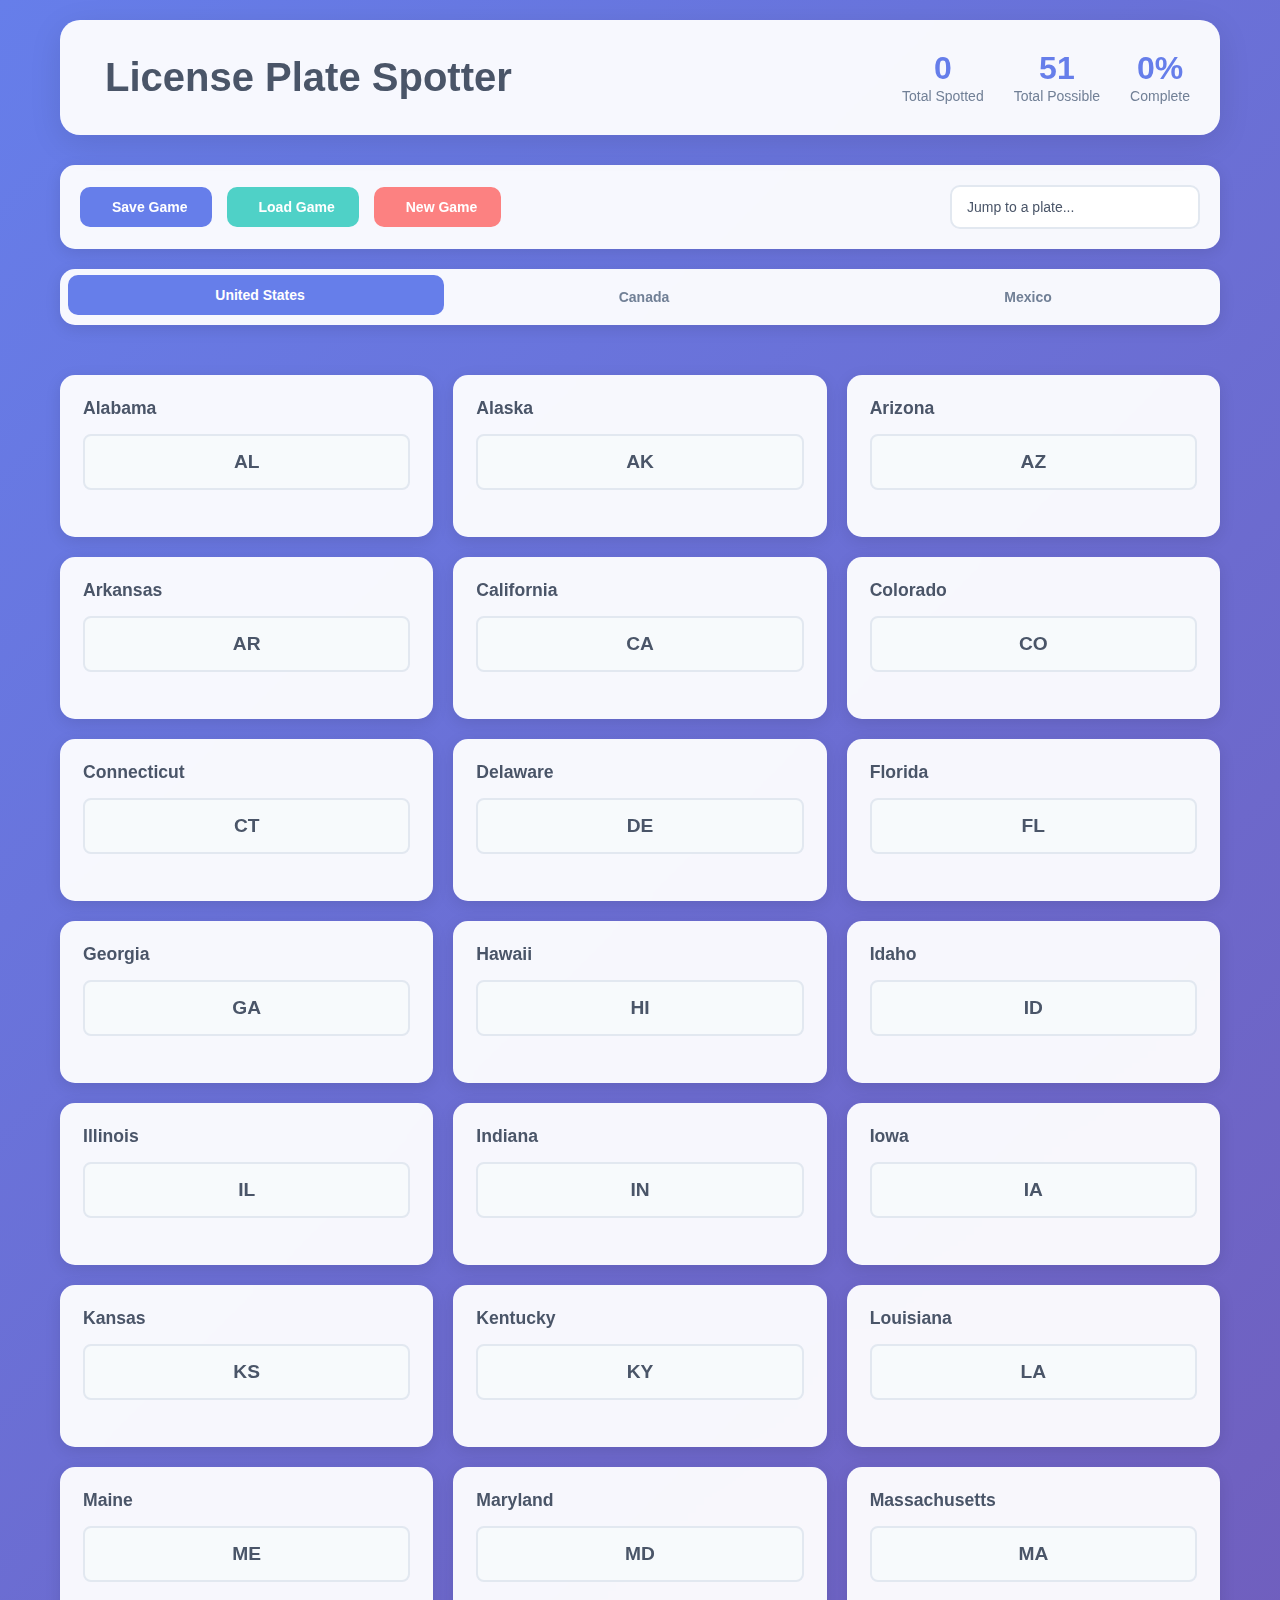
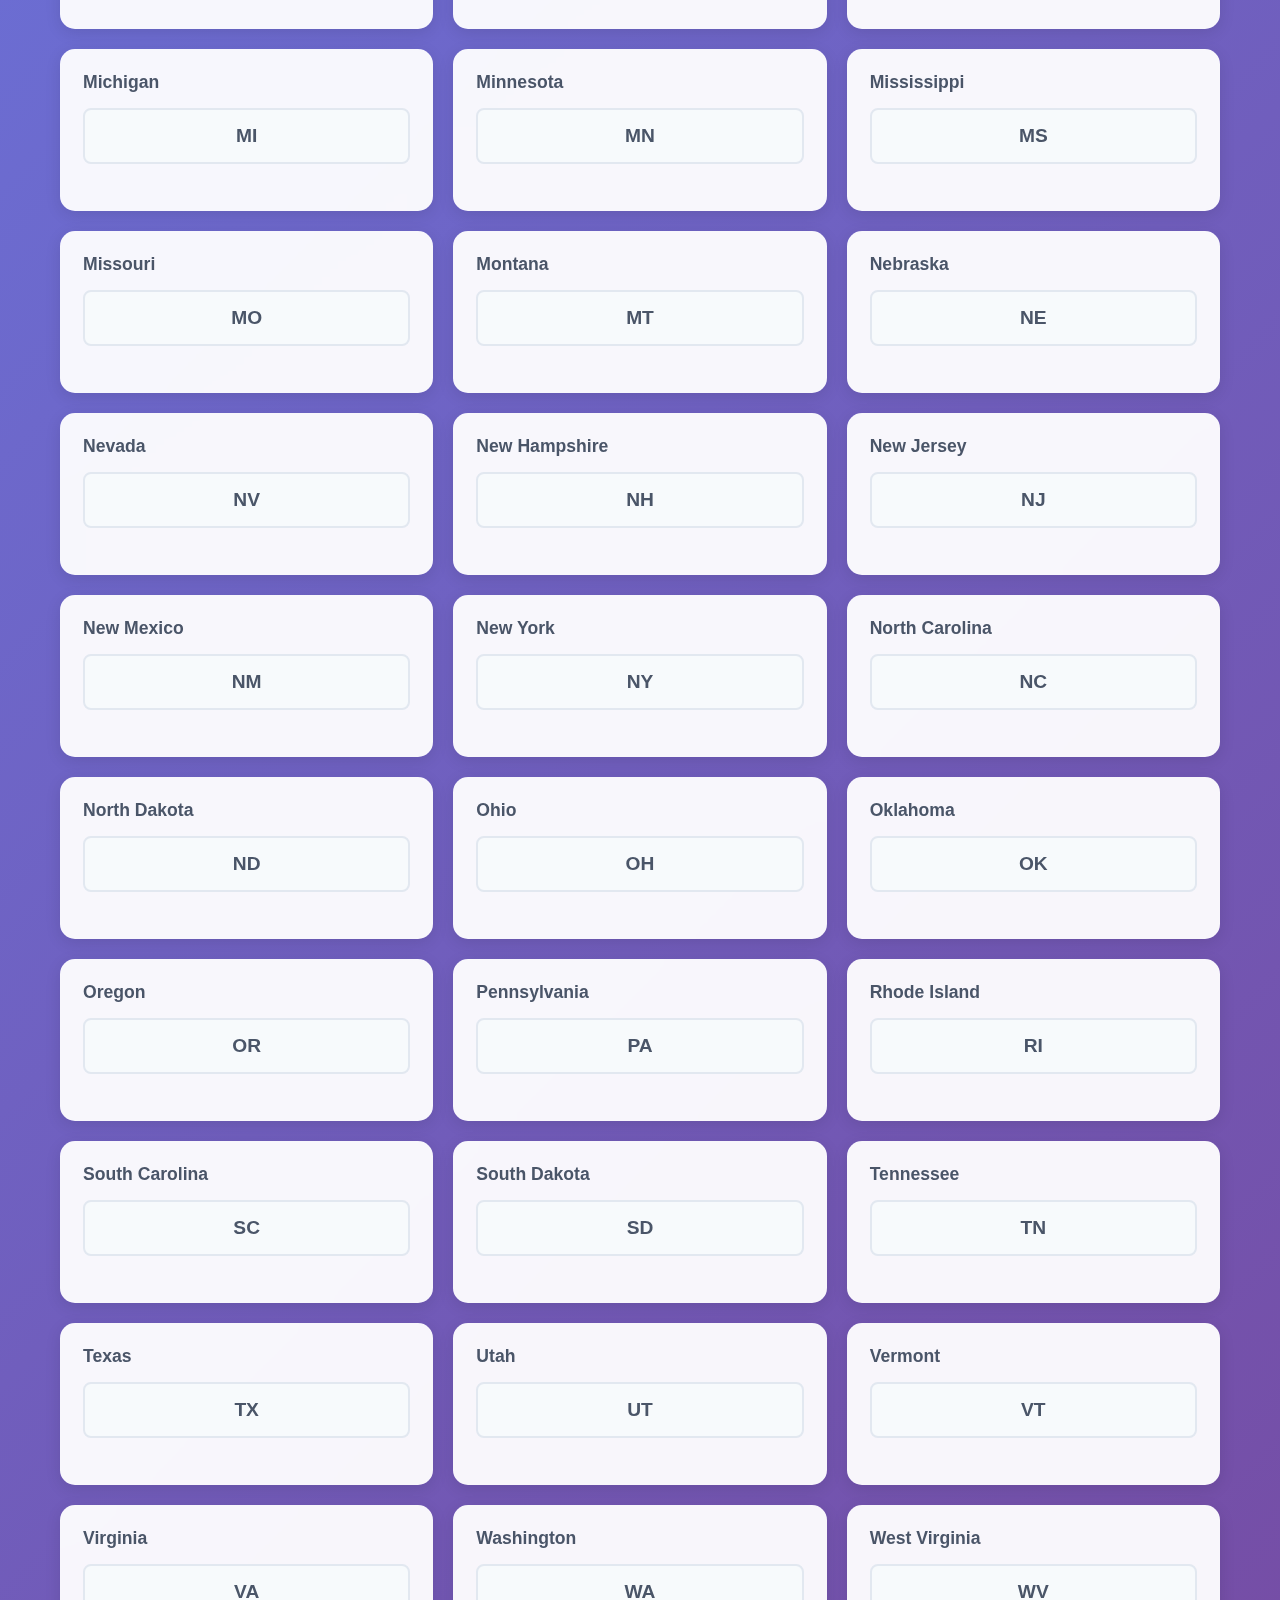
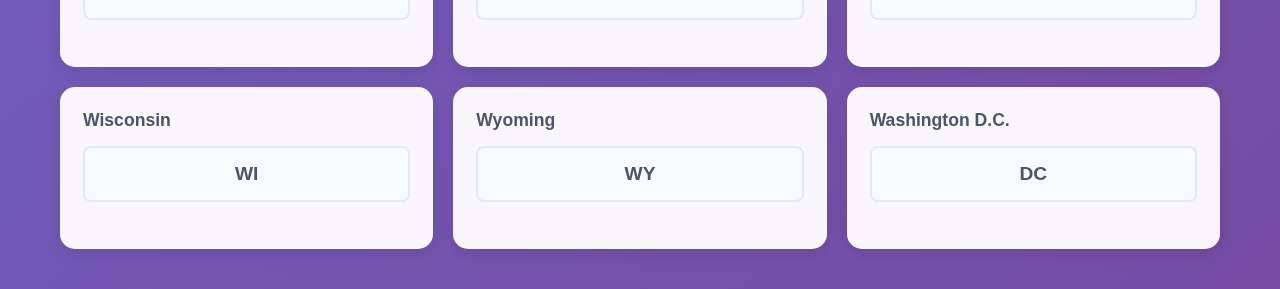
<file: standalone-game.html>
<!DOCTYPE html>
<html lang="en">
<head>
    <meta charset="UTF-8">
    <meta name="viewport" content="width=device-width, initial-scale=1.0">
    <title>License Plate Spotter</title>
    
    <!-- PWA Meta Tags -->
    <link rel="manifest" href="manifest.json">
    <meta name="theme-color" content="#667eea">
    <meta name="apple-mobile-web-app-capable" content="yes">
    <meta name="apple-mobile-web-app-status-bar-style" content="default">
    <meta name="apple-mobile-web-app-title" content="Plate Spotter">
    <meta name="description" content="Track license plates from USA, Canada, and Mexico on your road trips">
    
    <!-- Apple Touch Icons -->
    <link rel="apple-touch-icon" href="icons/icon-180x180.png">
    <link rel="apple-touch-icon" sizes="152x152" href="icons/icon-152x152.png">
    <link rel="apple-touch-icon" sizes="180x180" href="icons/icon-180x180.png">
    
    <!-- Favicon -->
    <link rel="icon" type="image/png" sizes="32x32" href="icons/icon-32x32.png">
    <link rel="icon" type="image/png" sizes="16x16" href="icons/icon-16x16.png">
    
    <!-- External Resources -->
    <link href="https://fonts.googleapis.com/css2?family=Inter:wght@300;400;500;600;700&display=swap" rel="stylesheet">
    <link rel="stylesheet" href="https://cdnjs.cloudflare.com/ajax/libs/font-awesome/6.4.0/css/all.min.css">
    <style>
        * {
            margin: 0;
            padding: 0;
            box-sizing: border-box;
        }

        body {
            font-family: 'Inter', -apple-system, BlinkMacSystemFont, 'Segoe UI', Roboto, sans-serif;
            background: linear-gradient(135deg, #667eea 0%, #764ba2 100%);
            min-height: 100vh;
            color: #333;
        }

        .container {
            max-width: 1200px;
            margin: 0 auto;
            padding: 20px;
        }

        .header {
            position: sticky;
            top: 0;
            z-index: 100;
            background: rgba(255, 255, 255, 0.95);
            backdrop-filter: blur(10px);
            border-radius: 20px;
            padding: 30px;
            margin-bottom: 30px;
            box-shadow: 0 8px 32px rgba(0, 0, 0, 0.1);
            transition: all 0.3s ease;
        }

        .header.scrolled {
            padding: 15px 25px;
            border-radius: 0;
            margin-bottom: 0;
        }

        .header-content {
            display: flex;
            justify-content: space-between;
            align-items: center;
            flex-wrap: wrap;
            gap: 20px;
            transition: all 0.3s ease;
        }

        .header.scrolled .header-content {
            gap: 15px;
        }

        .title {
            font-size: 2.5rem;
            font-weight: 700;
            color: #4a5568;
            display: flex;
            align-items: center;
            gap: 15px;
            transition: all 0.3s ease;
        }

        .header.scrolled .title {
            font-size: 1.5rem;
            gap: 10px;
        }

        .title i {
            color: #667eea;
            transition: all 0.3s ease;
        }

        .header.scrolled .title i {
            font-size: 1.2rem;
        }

        .header-stats {
            display: flex;
            gap: 30px;
            transition: all 0.3s ease;
        }

        .header.scrolled .header-stats {
            gap: 20px;
        }

        .stat-item {
            text-align: center;
        }

        .stat-number {
            display: block;
            font-size: 2rem;
            font-weight: 700;
            color: #667eea;
            transition: all 0.3s ease;
        }

        .header.scrolled .stat-number {
            font-size: 1.25rem;
        }

        .stat-label {
            font-size: 0.875rem;
            color: #718096;
            font-weight: 500;
            transition: all 0.3s ease;
        }

        .header.scrolled .stat-label {
            font-size: 0.75rem;
        }

        .controls {
            display: flex;
            justify-content: space-between;
            align-items: center;
            background: rgba(255, 255, 255, 0.95);
            backdrop-filter: blur(10px);
            border-radius: 15px;
            padding: 20px;
            margin-bottom: 20px;
            box-shadow: 0 4px 16px rgba(0, 0, 0, 0.1);
            flex-wrap: wrap;
            gap: 20px;
        }

        .control-group {
            display: flex;
            gap: 15px;
        }

        .btn {
            padding: 12px 24px;
            border: none;
            border-radius: 10px;
            font-weight: 600;
            font-size: 0.875rem;
            cursor: pointer;
            transition: all 0.3s ease;
            display: flex;
            align-items: center;
            gap: 8px;
        }

        .btn-primary {
            background: #667eea;
            color: white;
        }

        .btn-primary:hover {
            background: #5a67d8;
            transform: translateY(-2px);
        }

        .btn-secondary {
            background: #4fd1c7;
            color: white;
        }

        .btn-secondary:hover {
            background: #38b2ac;
            transform: translateY(-2px);
        }

        .btn-danger {
            background: #fc8181;
            color: white;
        }

        .btn-danger:hover {
            background: #f56565;
            transform: translateY(-2px);
        }

        .search-group {
            position: relative;
        }

        .plate-selector {
            padding: 12px 45px 12px 15px;
            border: 2px solid #e2e8f0;
            border-radius: 10px;
            font-size: 0.875rem;
            width: 250px;
            background: white;
            color: #4a5568;
            cursor: pointer;
            transition: all 0.3s ease;
            appearance: none;
            -webkit-appearance: none;
            -moz-appearance: none;
        }

        .plate-selector:hover {
            border-color: #667eea;
        }

        .plate-selector:focus {
            outline: none;
            border-color: #667eea;
            box-shadow: 0 0 0 3px rgba(102, 126, 234, 0.1);
        }

        .selector-icon {
            position: absolute;
            right: 15px;
            top: 50%;
            transform: translateY(-50%);
            color: #a0aec0;
            pointer-events: none;
        }

        .tabs {
            display: flex;
            flex-wrap: nowrap;
            background: rgba(255, 255, 255, 0.95);
            backdrop-filter: blur(10px);
            border-radius: 15px;
            padding: 8px;
            margin-bottom: 30px;
            box-shadow: 0 4px 16px rgba(0, 0, 0, 0.1);
            gap: 8px;
        }

        .tab-btn {
            flex: 1;
            padding: 12px 16px;
            border: none;
            background: transparent;
            border-radius: 10px;
            font-weight: 600;
            font-size: 0.875rem;
            cursor: pointer;
            transition: all 0.3s ease;
            display: flex;
            align-items: center;
            justify-content: center;
            gap: 8px;
            color: #718096;
            white-space: nowrap;
        }

        .tab-btn i {
            font-size: 1rem;
        }

        .tab-btn.active {
            background: #667eea;
            color: white;
            transform: translateY(-2px);
        }

        .tab-btn:hover:not(.active) {
            background: #f7fafc;
            color: #4a5568;
        }

        .license-plate-grid {
            display: grid;
            grid-template-columns: repeat(auto-fill, minmax(280px, 1fr));
            gap: 20px;
            padding: 20px 0;
        }

        .license-plate {
            background: rgba(255, 255, 255, 0.95);
            backdrop-filter: blur(10px);
            border-radius: 15px;
            padding: 20px;
            box-shadow: 0 4px 16px rgba(0, 0, 0, 0.1);
            transition: all 0.3s ease;
            cursor: pointer;
            border: 3px solid transparent;
        }

        .license-plate:hover {
            transform: translateY(-5px);
            box-shadow: 0 8px 25px rgba(0, 0, 0, 0.15);
        }

        .license-plate.spotted {
            border-color: #48bb78;
            background: rgba(72, 187, 120, 0.1);
        }

        .license-plate.spotted .plate-visual {
            background: #48bb78;
            color: white;
        }

        .license-plate.highlight {
            animation: highlight-pulse 2s ease;
        }

        @keyframes highlight-pulse {
            0%, 100% {
                box-shadow: 0 4px 16px rgba(0, 0, 0, 0.1);
                transform: translateY(0);
            }
            50% {
                box-shadow: 0 8px 32px rgba(102, 126, 234, 0.4);
                transform: translateY(-8px);
            }
        }

        .plate-header {
            display: flex;
            justify-content: space-between;
            align-items: center;
            margin-bottom: 15px;
        }

        .plate-name {
            font-weight: 600;
            font-size: 1.1rem;
            color: #4a5568;
        }

        .plate-status {
            font-size: 1.5rem;
            color: #48bb78;
            cursor: pointer;
            padding: 4px;
            border-radius: 50%;
            transition: all 0.2s ease;
        }

        .plate-status:hover {
            background: rgba(72, 187, 120, 0.1);
            transform: scale(1.1);
        }

        .plate-status:active {
            transform: scale(0.95);
        }

        .plate-status i {
            animation: checkmark-pop 0.3s ease;
            display: block;
        }

        @keyframes checkmark-pop {
            0% { transform: scale(0); }
            50% { transform: scale(1.2); }
            100% { transform: scale(1); }
        }

        .plate-visual {
            background: #f7fafc;
            border: 2px solid #e2e8f0;
            border-radius: 8px;
            padding: 15px;
            text-align: center;
            font-weight: 700;
            font-size: 1.2rem;
            color: #4a5568;
            margin-bottom: 10px;
            transition: all 0.3s ease;
        }

        .plate-action {
            text-align: center;
            font-size: 0.75rem;
            color: #a0aec0;
            font-weight: 500;
            margin-top: 10px;
            opacity: 0;
            transition: opacity 0.3s ease;
        }

        .license-plate:hover .plate-action {
            opacity: 1;
        }

        .toast {
            position: fixed;
            top: 20px;
            right: 20px;
            background: #48bb78;
            color: white;
            padding: 15px 25px;
            border-radius: 10px;
            box-shadow: 0 4px 16px rgba(0, 0, 0, 0.2);
            display: flex;
            align-items: center;
            gap: 10px;
            transform: translateX(400px);
            transition: all 0.3s ease;
            z-index: 1001;
            max-width: 300px;
        }

        .toast.show {
            transform: translateX(0);
        }

        /* Adjust position when header is scrolled */
        .header.scrolled ~ .toast,
        body:has(.header.scrolled) .toast {
            top: 80px;
        }

        .toast.error {
            background: #fc8181;
        }

        /* Back to Top Button */
        .back-to-top {
            position: fixed;
            bottom: 30px;
            right: 30px;
            width: 50px;
            height: 50px;
            background: #667eea;
            color: white;
            border: none;
            border-radius: 50%;
            box-shadow: 0 4px 16px rgba(102, 126, 234, 0.4);
            cursor: pointer;
            display: flex;
            align-items: center;
            justify-content: center;
            font-size: 1.25rem;
            opacity: 0;
            visibility: hidden;
            transform: translateY(20px);
            transition: all 0.3s ease;
            z-index: 999;
        }

        .back-to-top.visible {
            opacity: 1;
            visibility: visible;
            transform: translateY(0);
        }

        .back-to-top:hover {
            background: #5a67d8;
            transform: translateY(-3px);
            box-shadow: 0 6px 20px rgba(102, 126, 234, 0.5);
        }

        .back-to-top:active {
            transform: translateY(-1px);
        }

        @media (max-width: 768px) {
            .container {
                padding: 15px;
            }
            
            .header {
                border-radius: 15px;
                padding: 20px;
            }
            
            .header.scrolled {
                padding: 10px 15px;
            }
            
            .header-content {
                flex-direction: column;
                text-align: center;
            }
            
            /* Keep header horizontal when scrolled on mobile */
            .header.scrolled .header-content {
                flex-direction: row;
                text-align: left;
                justify-content: space-between;
            }
            
            .title {
                font-size: 2rem;
            }
            
            .header.scrolled .title {
                font-size: 1rem;
                gap: 6px;
            }
            
            .header-stats {
                gap: 20px;
            }
            
            .header.scrolled .header-stats {
                gap: 12px;
            }
            
            .header.scrolled .stat-number {
                font-size: 1rem;
            }
            
            .header.scrolled .stat-label {
                font-size: 0.65rem;
            }
            
            .controls {
                padding: 15px;
                gap: 15px;
            }
            
            .control-group {
                flex-wrap: nowrap;
                gap: 10px;
                width: 100%;
            }
            
            .btn {
                padding: 10px 12px;
                font-size: 0.75rem;
                gap: 4px;
                white-space: nowrap;
            }
            
            .btn i {
                font-size: 0.875rem;
            }
            
            .search-group {
                width: 100%;
            }
            
            .plate-selector {
                width: 100%;
            }
            
            .tabs {
                padding: 6px;
                gap: 4px;
            }
            
            .tab-btn {
                padding: 10px 8px;
                font-size: 0.75rem;
                gap: 6px;
            }
            
            .tab-btn i {
                font-size: 0.875rem;
            }
            
            .license-plate-grid {
                grid-template-columns: 1fr;
            }
        }

        @media (max-width: 480px) {
            .header {
                padding: 15px;
            }
            
            .header.scrolled {
                padding: 8px 10px;
            }
            
            .title {
                font-size: 1.5rem;
            }
            
            .header.scrolled .title {
                font-size: 0.875rem;
                gap: 4px;
            }
            
            .header.scrolled .title i {
                font-size: 0.875rem;
            }
            
            .stat-number {
                font-size: 1.5rem;
            }
            
            .header.scrolled .stat-number {
                font-size: 0.875rem;
            }
            
            .header.scrolled .stat-label {
                font-size: 0.6rem;
            }
            
            .header.scrolled .header-stats {
                gap: 8px;
            }
            
            .controls {
                padding: 12px;
                gap: 12px;
            }
            
            .control-group {
                gap: 6px;
            }
            
            .btn {
                padding: 8px 10px;
                font-size: 0.7rem;
                gap: 3px;
                flex: 1;
                min-width: 0;
            }
            
            .btn i {
                font-size: 0.75rem;
            }
            
            .tab-btn {
                padding: 8px 6px;
                font-size: 0.7rem;
                gap: 4px;
            }
            
            .tab-btn i {
                font-size: 0.8rem;
            }
            
            .back-to-top {
                bottom: 20px;
                right: 20px;
                width: 45px;
                height: 45px;
                font-size: 1.1rem;
            }
            
            .toast {
                top: 15px;
                right: 15px;
                padding: 12px 20px;
                font-size: 0.875rem;
                max-width: 250px;
            }
            
            .header.scrolled ~ .toast,
            body:has(.header.scrolled) .toast {
                top: 65px;
            }
        }
    </style>
</head>
<body>
    <div class="container">
        <header class="header">
            <div class="header-content">
                <h1 class="title">
                    <i class="fas fa-car"></i>
                    License Plate Spotter
                </h1>
                <div class="header-stats">
                    <div class="stat-item">
                        <span class="stat-number" id="totalSeen">0</span>
                        <span class="stat-label">Total Spotted</span>
                    </div>
                    <div class="stat-item">
                        <span class="stat-number" id="totalPossible">0</span>
                        <span class="stat-label">Total Possible</span>
                    </div>
                    <div class="stat-item">
                        <span class="stat-number" id="percentage">0%</span>
                        <span class="stat-label">Complete</span>
                    </div>
                </div>
            </div>
        </header>

        <div class="controls">
            <div class="control-group">
                <button class="btn btn-primary" id="saveGame">
                    <i class="fas fa-save"></i>
                    Save Game
                </button>
                <button class="btn btn-secondary" id="loadGame">
                    <i class="fas fa-upload"></i>
                    Load Game
                </button>
                <button class="btn btn-danger" id="newGame">
                    <i class="fas fa-plus"></i>
                    New Game
                </button>
            </div>
            <div class="search-group">
                <select id="plateSelector" class="plate-selector">
                    <option value="">Jump to a plate...</option>
                </select>
                <i class="fas fa-chevron-down selector-icon"></i>
            </div>
        </div>

        <div class="tabs">
            <button class="tab-btn active" data-country="usa">
                <i class="fas fa-flag-usa"></i>
                United States
            </button>
            <button class="tab-btn" data-country="canada">
                <i class="fas fa-maple-leaf"></i>
                Canada
            </button>
            <button class="tab-btn" data-country="mexico">
                <i class="fas fa-flag"></i>
                Mexico
            </button>
        </div>

        <main class="main-content">
            <div class="license-plate-grid" id="licensePlateGrid">
                <!-- License plates will be dynamically generated here -->
            </div>
        </main>

        <div class="toast" id="toast">
            <i class="fas fa-check-circle"></i>
            <span id="toastMessage">Game saved successfully!</span>
        </div>
    </div>

    <button class="back-to-top" id="backToTop" aria-label="Back to top">
        <i class="fas fa-arrow-up"></i>
    </button>

    <script>
        class LicensePlateGame {
            constructor() {
                this.currentCountry = 'usa';
                this.licensePlateData = this.initializeLicensePlateData();
                this.init();
            }

            initializeLicensePlateData() {
                return {
                    usa: {
                        'Alabama': { abbr: 'AL', count: 0 }, 'Alaska': { abbr: 'AK', count: 0 }, 'Arizona': { abbr: 'AZ', count: 0 },
                        'Arkansas': { abbr: 'AR', count: 0 }, 'California': { abbr: 'CA', count: 0 }, 'Colorado': { abbr: 'CO', count: 0 },
                        'Connecticut': { abbr: 'CT', count: 0 }, 'Delaware': { abbr: 'DE', count: 0 }, 'Florida': { abbr: 'FL', count: 0 },
                        'Georgia': { abbr: 'GA', count: 0 }, 'Hawaii': { abbr: 'HI', count: 0 }, 'Idaho': { abbr: 'ID', count: 0 },
                        'Illinois': { abbr: 'IL', count: 0 }, 'Indiana': { abbr: 'IN', count: 0 }, 'Iowa': { abbr: 'IA', count: 0 },
                        'Kansas': { abbr: 'KS', count: 0 }, 'Kentucky': { abbr: 'KY', count: 0 }, 'Louisiana': { abbr: 'LA', count: 0 },
                        'Maine': { abbr: 'ME', count: 0 }, 'Maryland': { abbr: 'MD', count: 0 }, 'Massachusetts': { abbr: 'MA', count: 0 },
                        'Michigan': { abbr: 'MI', count: 0 }, 'Minnesota': { abbr: 'MN', count: 0 }, 'Mississippi': { abbr: 'MS', count: 0 },
                        'Missouri': { abbr: 'MO', count: 0 }, 'Montana': { abbr: 'MT', count: 0 }, 'Nebraska': { abbr: 'NE', count: 0 },
                        'Nevada': { abbr: 'NV', count: 0 }, 'New Hampshire': { abbr: 'NH', count: 0 }, 'New Jersey': { abbr: 'NJ', count: 0 },
                        'New Mexico': { abbr: 'NM', count: 0 }, 'New York': { abbr: 'NY', count: 0 }, 'North Carolina': { abbr: 'NC', count: 0 },
                        'North Dakota': { abbr: 'ND', count: 0 }, 'Ohio': { abbr: 'OH', count: 0 }, 'Oklahoma': { abbr: 'OK', count: 0 },
                        'Oregon': { abbr: 'OR', count: 0 }, 'Pennsylvania': { abbr: 'PA', count: 0 }, 'Rhode Island': { abbr: 'RI', count: 0 },
                        'South Carolina': { abbr: 'SC', count: 0 }, 'South Dakota': { abbr: 'SD', count: 0 }, 'Tennessee': { abbr: 'TN', count: 0 },
                        'Texas': { abbr: 'TX', count: 0 }, 'Utah': { abbr: 'UT', count: 0 }, 'Vermont': { abbr: 'VT', count: 0 },
                        'Virginia': { abbr: 'VA', count: 0 }, 'Washington': { abbr: 'WA', count: 0 }, 'West Virginia': { abbr: 'WV', count: 0 },
                        'Wisconsin': { abbr: 'WI', count: 0 }, 'Wyoming': { abbr: 'WY', count: 0 }, 'Washington D.C.': { abbr: 'DC', count: 0 }
                    },
                    canada: {
                        'Alberta': { abbr: 'AB', count: 0 }, 'British Columbia': { abbr: 'BC', count: 0 }, 'Manitoba': { abbr: 'MB', count: 0 },
                        'New Brunswick': { abbr: 'NB', count: 0 }, 'Newfoundland and Labrador': { abbr: 'NL', count: 0 },
                        'Northwest Territories': { abbr: 'NT', count: 0 }, 'Nova Scotia': { abbr: 'NS', count: 0 }, 'Nunavut': { abbr: 'NU', count: 0 },
                        'Ontario': { abbr: 'ON', count: 0 }, 'Prince Edward Island': { abbr: 'PE', count: 0 }, 'Quebec': { abbr: 'QC', count: 0 },
                        'Saskatchewan': { abbr: 'SK', count: 0 }, 'Yukon': { abbr: 'YT', count: 0 }
                    },
                    mexico: {
                        'Aguascalientes': { abbr: 'AGS', count: 0 }, 'Baja California': { abbr: 'BC', count: 0 }, 'Baja California Sur': { abbr: 'BCS', count: 0 },
                        'Campeche': { abbr: 'CAM', count: 0 }, 'Chiapas': { abbr: 'CHIS', count: 0 }, 'Chihuahua': { abbr: 'CHIH', count: 0 },
                        'Coahuila': { abbr: 'COAH', count: 0 }, 'Colima': { abbr: 'COL', count: 0 }, 'Durango': { abbr: 'DGO', count: 0 },
                        'Guanajuato': { abbr: 'GTO', count: 0 }, 'Guerrero': { abbr: 'GRO', count: 0 }, 'Hidalgo': { abbr: 'HGO', count: 0 },
                        'Jalisco': { abbr: 'JAL', count: 0 }, 'Mexico': { abbr: 'MEX', count: 0 }, 'Michoacán': { abbr: 'MICH', count: 0 },
                        'Morelos': { abbr: 'MOR', count: 0 }, 'Nayarit': { abbr: 'NAY', count: 0 }, 'Nuevo León': { abbr: 'NL', count: 0 },
                        'Oaxaca': { abbr: 'OAX', count: 0 }, 'Puebla': { abbr: 'PUE', count: 0 }, 'Querétaro': { abbr: 'QRO', count: 0 },
                        'Quintana Roo': { abbr: 'QROO', count: 0 }, 'San Luis Potosí': { abbr: 'SLP', count: 0 }, 'Sinaloa': { abbr: 'SIN', count: 0 },
                        'Sonora': { abbr: 'SON', count: 0 }, 'Tabasco': { abbr: 'TAB', count: 0 }, 'Tamaulipas': { abbr: 'TAMPS', count: 0 },
                        'Tlaxcala': { abbr: 'TLAX', count: 0 }, 'Veracruz': { abbr: 'VER', count: 0 }, 'Yucatán': { abbr: 'YUC', count: 0 },
                        'Zacatecas': { abbr: 'ZAC', count: 0 }, 'Mexico City': { abbr: 'CDMX', count: 0 }
                    }
                };
            }

            init() {
                this.loadGameData();
                this.bindEvents();
                this.renderLicensePlates();
                this.updateStats();
                this.setupScrollHeader();
            }

            bindEvents() {
                document.querySelectorAll('.tab-btn').forEach(btn => {
                    btn.addEventListener('click', (e) => {
                        this.switchCountry(e.target.dataset.country);
                    });
                });

                // Plate selector
                document.getElementById('plateSelector').addEventListener('change', (e) => {
                    this.jumpToPlate(e.target.value);
                });

                document.getElementById('saveGame').addEventListener('click', () => this.saveGame());
                document.getElementById('loadGame').addEventListener('click', () => this.loadGameFromFile());
                document.getElementById('newGame').addEventListener('click', () => this.newGame());
            }

            setupScrollHeader() {
                let lastScrollTop = 0;
                const header = document.querySelector('.header');
                const backToTop = document.getElementById('backToTop');
                
                window.addEventListener('scroll', () => {
                    const scrollTop = window.pageYOffset || document.documentElement.scrollTop;
                    
                    if (scrollTop > 100) {
                        header.classList.add('scrolled');
                    } else {
                        header.classList.remove('scrolled');
                    }
                    
                    // Show/hide back to top button
                    if (scrollTop > 300) {
                        backToTop.classList.add('visible');
                    } else {
                        backToTop.classList.remove('visible');
                    }
                    
                    lastScrollTop = scrollTop;
                });
                
                // Back to top functionality
                backToTop.addEventListener('click', () => {
                    window.scrollTo({
                        top: 0,
                        behavior: 'smooth'
                    });
                });
            }

            switchCountry(country) {
                this.currentCountry = country;
                
                document.querySelectorAll('.tab-btn').forEach(btn => {
                    btn.classList.remove('active');
                });
                document.querySelector(`[data-country="${country}"]`).classList.add('active');
                
                this.renderLicensePlates();
                this.updateStats();
                this.updatePlateSelector();
            }

            updatePlateSelector() {
                const selector = document.getElementById('plateSelector');
                const data = this.licensePlateData[this.currentCountry];
                
                // Clear existing options
                selector.innerHTML = '<option value="">Jump to a plate...</option>';
                
                // Add all states/provinces as options
                Object.entries(data).sort((a, b) => a[0].localeCompare(b[0])).forEach(([state, info]) => {
                    const option = document.createElement('option');
                    option.value = state;
                    option.textContent = `${state} (${info.abbr})`;
                    selector.appendChild(option);
                });
            }

            jumpToPlate(stateName) {
                if (!stateName) return;
                
                // Find the plate element
                const plates = document.querySelectorAll('.license-plate');
                let targetPlate = null;
                
                plates.forEach(plate => {
                    if (plate.dataset.state === stateName) {
                        targetPlate = plate;
                    }
                });
                
                if (targetPlate) {
                    // Scroll to the plate with some offset for the sticky header
                    const headerHeight = document.querySelector('.header').offsetHeight;
                    const plateTop = targetPlate.getBoundingClientRect().top + window.pageYOffset;
                    const scrollTo = plateTop - headerHeight - 20;
                    
                    window.scrollTo({
                        top: scrollTo,
                        behavior: 'smooth'
                    });
                    
                    // Highlight the plate briefly
                    targetPlate.classList.add('highlight');
                    setTimeout(() => {
                        targetPlate.classList.remove('highlight');
                    }, 2000);
                }
                
                // Reset selector
                document.getElementById('plateSelector').value = '';
            }

            renderLicensePlates() {
                const grid = document.getElementById('licensePlateGrid');
                const data = this.licensePlateData[this.currentCountry];
                
                grid.innerHTML = '';
                
                Object.entries(data).forEach(([state, info]) => {
                    const plateElement = this.createPlateElement(state, info);
                    grid.appendChild(plateElement);
                });
                
                this.updatePlateSelector();
            }

            createPlateElement(state, info) {
                const plateDiv = document.createElement('div');
                const isSpotted = info.count > 0;
                plateDiv.className = `license-plate ${isSpotted ? 'spotted' : ''}`;
                plateDiv.dataset.state = state;
                
                plateDiv.innerHTML = `
                    <div class="plate-header">
                        <div class="plate-name">${state}</div>
                        <div class="plate-status">${isSpotted ? '<i class="fas fa-check-circle"></i>' : ''}</div>
                    </div>
                    <div class="plate-visual">${info.abbr}</div>
                    <div class="plate-action">${isSpotted ? 'Click checkmark to remove' : 'Tap to mark as spotted'}</div>
                `;
                
                // Click card to mark as spotted (only if not already spotted)
                plateDiv.addEventListener('click', (e) => {
                    // Don't mark if clicking on the checkmark or if already spotted
                    if (!e.target.closest('.plate-status') && !isSpotted) {
                        this.markPlateAsSpotted(state);
                    }
                });
                
                // Click checkmark to remove
                const statusElement = plateDiv.querySelector('.plate-status');
                if (statusElement && isSpotted) {
                    statusElement.addEventListener('click', (e) => {
                        e.stopPropagation();
                        this.unmarkPlate(state);
                    });
                }
                
                return plateDiv;
            }

            markPlateAsSpotted(state) {
                this.licensePlateData[this.currentCountry][state].count = 1;
                this.showToast(`${state} spotted! ✓`);
                this.updateStats();
                this.renderLicensePlates();
                this.saveGameData();
            }

            unmarkPlate(state) {
                this.licensePlateData[this.currentCountry][state].count = 0;
                this.showToast(`${state} unmarked`);
                this.updateStats();
                this.renderLicensePlates();
                this.saveGameData();
            }

            updateStats() {
                const data = this.licensePlateData[this.currentCountry];
                const totalPossible = Object.keys(data).length;
                const totalSeen = Object.values(data).filter(plate => plate.count > 0).length;
                const percentage = Math.round((totalSeen / totalPossible) * 100);
                
                document.getElementById('totalSeen').textContent = totalSeen;
                document.getElementById('totalPossible').textContent = totalPossible;
                document.getElementById('percentage').textContent = `${percentage}%`;
            }


            saveGame() {
                const gameState = {
                    licensePlateData: this.licensePlateData,
                    currentCountry: this.currentCountry,
                    timestamp: new Date().toISOString()
                };
                
                const dataStr = JSON.stringify(gameState, null, 2);
                const fileName = `license-plate-game-${new Date().toISOString().split('T')[0]}.json`;
                
                // Try Web Share API first (iOS Safari) - but WITHOUT the text parameter
                if (navigator.share && navigator.canShare) {
                    const blob = new Blob([dataStr], { type: 'application/json' });
                    const file = new File([blob], fileName, { 
                        type: 'application/json',
                        lastModified: Date.now()
                    });
                    
                    // Check if we can share this specific file
                    if (navigator.canShare({ files: [file] })) {
                        navigator.share({
                            files: [file]
                            // Removed both 'title' and 'text' parameters - they create .txt files!
                        }).then(() => {
                            this.showToast('Game saved successfully!');
                        }).catch((error) => {
                            console.log('Share failed:', error);
                            this.fallbackSave(dataStr, fileName);
                        });
                        return;
                    }
                }
                
                // Fallback to traditional download
                this.fallbackSave(dataStr, fileName);
            }
            
            fallbackSave(dataStr, fileName) {
                // Try traditional download first
                try {
                    const blob = new Blob([dataStr], { type: 'application/json' });
                    const url = URL.createObjectURL(blob);
                    const link = document.createElement('a');
                    link.href = url;
                    link.download = fileName || 'license-plate-game.json';
                    document.body.appendChild(link);
                    link.click();
                    document.body.removeChild(link);
                    URL.revokeObjectURL(url);
                    this.showToast('Game file downloaded!');
                    return;
                } catch (error) {
                    console.log('Download failed:', error);
                }
                
                // Fallback: Copy to clipboard and show instructions
                if (navigator.clipboard && navigator.clipboard.writeText) {
                    navigator.clipboard.writeText(dataStr).then(() => {
                        this.showToast('Game data copied to clipboard! Paste into Notes app to save.', 'success', 5000);
                    }).catch(() => {
                        this.showSaveModal(dataStr);
                    });
                } else {
                    this.showSaveModal(dataStr);
                }
            }
            
            showSaveModal(dataStr) {
                // Create a modal with the save data
                const modal = document.createElement('div');
                modal.style.cssText = `
                    position: fixed; top: 0; left: 0; right: 0; bottom: 0; 
                    background: rgba(0,0,0,0.8); z-index: 10000; 
                    display: flex; align-items: center; justify-content: center; padding: 20px;
                `;
                
                modal.innerHTML = `
                    <div style="background: white; border-radius: 15px; padding: 20px; max-width: 90%; max-height: 80%; overflow: auto;">
                        <h3 style="margin-bottom: 15px;">Save Game Data</h3>
                        <p style="margin-bottom: 15px; font-size: 14px;">Copy this text and paste it into your Notes app or email it to yourself:</p>
                        <textarea readonly style="width: 100%; height: 200px; font-family: monospace; font-size: 12px; border: 1px solid #ccc; border-radius: 5px; padding: 10px;">${dataStr}</textarea>
                        <button onclick="this.parentElement.parentElement.remove()" style="margin-top: 15px; padding: 10px 20px; background: #667eea; color: white; border: none; border-radius: 5px; cursor: pointer;">Close</button>
                    </div>
                `;
                
                document.body.appendChild(modal);
                modal.querySelector('textarea').select();
            }

            loadGameFromFile() {
                // Show load modal with paste option for iOS
                this.showLoadModal();
            }
            
            showLoadModal() {
                const modal = document.createElement('div');
                modal.style.cssText = `
                    position: fixed; top: 0; left: 0; right: 0; bottom: 0; 
                    background: rgba(0,0,0,0.8); z-index: 10000; 
                    display: flex; align-items: center; justify-content: center; padding: 20px;
                `;
                
                modal.innerHTML = `
                    <div style="background: white; border-radius: 15px; padding: 20px; max-width: 90%; max-height: 80%; overflow: auto;">
                        <h3 style="margin-bottom: 15px;">Load Game Data</h3>
                        <p style="margin-bottom: 15px; font-size: 14px;">Paste your saved game data here:</p>
                        <textarea id="loadTextarea" placeholder="Paste your game data here..." style="width: 100%; height: 200px; font-family: monospace; font-size: 12px; border: 1px solid #ccc; border-radius: 5px; padding: 10px; margin-bottom: 15px;"></textarea>
                        <div style="display: flex; gap: 10px;">
                            <button onclick="this.parentElement.parentElement.parentElement.remove()" style="padding: 10px 20px; background: #ccc; color: black; border: none; border-radius: 5px; cursor: pointer;">Cancel</button>
                            <button id="loadButton" style="padding: 10px 20px; background: #667eea; color: white; border: none; border-radius: 5px; cursor: pointer;">Load Game</button>
                            <button id="fileButton" style="padding: 10px 20px; background: #4fd1c7; color: white; border: none; border-radius: 5px; cursor: pointer;">Choose File</button>
                        </div>
                    </div>
                `;
                
                document.body.appendChild(modal);
                
                // Handle paste load
                modal.querySelector('#loadButton').onclick = () => {
                    const data = modal.querySelector('#loadTextarea').value.trim();
                    if (data) {
                        try {
                            const gameState = JSON.parse(data);
                            this.licensePlateData = gameState.licensePlateData;
                            this.currentCountry = gameState.currentCountry || 'usa';
                            
                            this.switchCountry(this.currentCountry);
                            this.saveGameData();
                            this.showToast('Game loaded successfully!');
                            modal.remove();
                        } catch (error) {
                            this.showToast('Invalid game data format!', 'error');
                        }
                    }
                };
                
                // Handle file load (fallback)
                modal.querySelector('#fileButton').onclick = () => {
                    const input = document.createElement('input');
                    input.type = 'file';
                    input.accept = '.json,.txt';
                    
                    input.onchange = (e) => {
                        const file = e.target.files[0];
                        if (file) {
                            const reader = new FileReader();
                            reader.onload = (e) => {
                                try {
                                    const gameState = JSON.parse(e.target.result);
                                    this.licensePlateData = gameState.licensePlateData;
                                    this.currentCountry = gameState.currentCountry || 'usa';
                                    
                                    this.switchCountry(this.currentCountry);
                                    this.saveGameData();
                                    this.showToast('Game loaded successfully!');
                                    modal.remove();
                                } catch (error) {
                                    this.showToast('Error loading game file!', 'error');
                                }
                            };
                            reader.readAsText(file);
                        }
                    };
                    
                    input.click();
                };
            }

            newGame() {
                this.showConfirmModal(
                    'Start New Game?',
                    'Are you sure you want to start a new game? This will reset all progress.',
                    () => {
                        this.licensePlateData = this.initializeLicensePlateData();
                        this.renderLicensePlates();
                        this.updateStats();
                        this.saveGameData();
                        this.showToast('New game started!');
                    }
                );
            }

            showConfirmModal(title, message, onConfirm) {
                const modal = document.createElement('div');
                modal.style.cssText = `
                    position: fixed; top: 0; left: 0; right: 0; bottom: 0; 
                    background: rgba(0,0,0,0.8); z-index: 10000; 
                    display: flex; align-items: center; justify-content: center; padding: 20px;
                `;
                
                modal.innerHTML = `
                    <div style="background: white; border-radius: 15px; padding: 25px; max-width: 400px; text-align: center;">
                        <h3 style="margin-bottom: 15px; color: #4a5568;">${title}</h3>
                        <p style="margin-bottom: 25px; color: #718096; line-height: 1.5;">${message}</p>
                        <div style="display: flex; gap: 15px; justify-content: center;">
                            <button id="cancelBtn" style="padding: 12px 24px; background: #e2e8f0; color: #4a5568; border: none; border-radius: 8px; cursor: pointer; font-weight: 600;">Cancel</button>
                            <button id="confirmBtn" style="padding: 12px 24px; background: #fc8181; color: white; border: none; border-radius: 8px; cursor: pointer; font-weight: 600;">Reset Game</button>
                        </div>
                    </div>
                `;
                
                document.body.appendChild(modal);
                
                modal.querySelector('#cancelBtn').onclick = () => modal.remove();
                modal.querySelector('#confirmBtn').onclick = () => {
                    modal.remove();
                    onConfirm();
                };
                
                // Close on background click
                modal.onclick = (e) => {
                    if (e.target === modal) modal.remove();
                };
            }

            saveGameData() {
                try {
                    localStorage.setItem('licensePlateGameData', JSON.stringify(this.licensePlateData));
                    localStorage.setItem('licensePlateCurrentCountry', this.currentCountry);
                } catch (e) {
                    console.log('Local storage not available');
                }
            }

            loadGameData() {
                try {
                    const savedData = localStorage.getItem('licensePlateGameData');
                    const savedCountry = localStorage.getItem('licensePlateCurrentCountry');
                    
                    if (savedData) {
                        this.licensePlateData = JSON.parse(savedData);
                    }
                    
                    if (savedCountry) {
                        this.currentCountry = savedCountry;
                    }
                } catch (e) {
                    console.log('Error loading saved game data');
                }
            }

            showToast(message, type = 'success') {
                const toast = document.getElementById('toast');
                const toastMessage = document.getElementById('toastMessage');
                
                toastMessage.textContent = message;
                toast.className = `toast ${type}`;
                toast.classList.add('show');
                
                setTimeout(() => {
                    toast.classList.remove('show');
                }, 3000);
            }
        }

        document.addEventListener('DOMContentLoaded', () => {
            new LicensePlateGame();
        });
    </script>
</body>
</html>
</file>
<file: styles.css>
* {
    margin: 0;
    padding: 0;
    box-sizing: border-box;
    /* Prevent text selection for app-like feel */
    -webkit-user-select: none;
    user-select: none;
    /* Prevent callout on long press */
    -webkit-touch-callout: none;
    /* Smooth scrolling on iOS */
    -webkit-overflow-scrolling: touch;
}

body {
    font-family: 'Inter', -apple-system, BlinkMacSystemFont, 'Segoe UI', Roboto, sans-serif;
    background: #2a2a2a;
    min-height: 100vh;
    color: #333;
    position: relative;
    overflow-x: hidden;
}

/* Road Background with Center Line */
body::before {
    content: '';
    position: fixed;
    top: 0;
    left: 0;
    right: 0;
    bottom: 0;
    background: 
        /* Asphalt texture */
        linear-gradient(180deg, 
            #3a3a3a 0%, 
            #2d2d2d 50%, 
            #2a2a2a 100%
        );
    z-index: -2;
}

/* Double Yellow Center Line */
body::after {
    content: '';
    position: fixed;
    top: 0;
    bottom: 0;
    left: 50%;
    width: 8px;
    transform: translateX(-50%);
    background: repeating-linear-gradient(
        to bottom,
        #fbbf24 0px,
        #fbbf24 40px,
        transparent 40px,
        transparent 60px,
        #fbbf24 60px,
        #fbbf24 100px,
        transparent 100px,
        transparent 120px
    );
    box-shadow: 
        -4px 0 0 0 #fbbf24,
        4px 0 0 0 #fbbf24;
    z-index: -1;
    opacity: 0.6;
    animation: roadScroll 2s linear infinite;
}

@keyframes roadScroll {
    from { background-position: 0 0; }
    to { background-position: 0 120px; }
}

.container {
    max-width: 1200px;
    margin: 0 auto;
    padding: 20px;
}

/* Header Styles */
.header {
    position: sticky;
    top: 0;
    z-index: 100;
    background: linear-gradient(135deg, rgba(42, 42, 42, 0.98) 0%, rgba(50, 50, 50, 0.98) 100%);
    backdrop-filter: blur(10px);
    border-radius: 20px;
    padding: 30px;
    margin-bottom: 30px;
    box-shadow: 0 8px 32px rgba(0, 0, 0, 0.5), 0 0 0 2px rgba(251, 191, 36, 0.3);
    transition: all 0.3s ease;
    border: 2px solid rgba(251, 191, 36, 0.2);
}

.header.scrolled {
    padding: 15px 25px;
    border-radius: 0;
    margin-bottom: 0;
}

.header-content {
    display: flex;
    justify-content: space-between;
    align-items: center;
    flex-wrap: wrap;
    gap: 20px;
    transition: all 0.3s ease;
}

.header.scrolled .header-content {
    gap: 15px;
}

.title {
    font-size: 2.5rem;
    font-weight: 700;
    color: #f9fafb;
    display: flex;
    align-items: center;
    gap: 15px;
    transition: all 0.3s ease;
    text-shadow: 0 2px 4px rgba(0, 0, 0, 0.5);
}

.header.scrolled .title {
    font-size: 1.5rem;
    gap: 10px;
}

.title i {
    color: #fbbf24;
    transition: all 0.3s ease;
}

.header.scrolled .title i {
    font-size: 1.2rem;
}

.header-stats {
    display: flex;
    gap: 30px;
    transition: all 0.3s ease;
}

.header.scrolled .header-stats {
    gap: 20px;
}

.stat-item {
    text-align: center;
}

.stat-number {
    display: block;
    font-size: 2rem;
    font-weight: 700;
    color: #fbbf24;
    transition: all 0.3s ease;
}

.header.scrolled .stat-number {
    font-size: 1.25rem;
}

.stat-label {
    font-size: 0.875rem;
    color: #d1d5db;
    font-weight: 500;
    transition: all 0.3s ease;
}

.header.scrolled .stat-label {
    font-size: 0.75rem;
}

/* Controls */
.controls {
    display: flex;
    justify-content: space-between;
    align-items: center;
    background: linear-gradient(135deg, rgba(42, 42, 42, 0.95) 0%, rgba(50, 50, 50, 0.95) 100%);
    backdrop-filter: blur(10px);
    border-radius: 15px;
    padding: 20px;
    margin-bottom: 20px;
    box-shadow: 0 4px 16px rgba(0, 0, 0, 0.5);
    flex-wrap: wrap;
    gap: 20px;
    border: 2px solid rgba(251, 191, 36, 0.2);
}

.control-group {
    display: flex;
    gap: 15px;
}

.btn {
    padding: 12px 24px;
    border: none;
    border-radius: 10px;
    font-weight: 600;
    font-size: 0.875rem;
    cursor: pointer;
    transition: all 0.3s ease;
    display: flex;
    align-items: center;
    gap: 8px;
    /* Better touch targets for mobile */
    min-height: 44px;
    min-width: 44px;
    justify-content: center;
}

.btn-primary {
    background: linear-gradient(135deg, #fbbf24 0%, #f59e0b 100%);
    color: #1f2937;
    box-shadow: 0 4px 12px rgba(251, 191, 36, 0.3);
}

.btn-primary:hover {
    background: linear-gradient(135deg, #f59e0b 0%, #d97706 100%);
    transform: translateY(-2px);
    box-shadow: 0 6px 16px rgba(251, 191, 36, 0.4);
}

.btn-secondary {
    background: linear-gradient(135deg, #f3f4f6 0%, #e5e7eb 100%);
    color: #1f2937;
    box-shadow: 0 4px 12px rgba(0, 0, 0, 0.2);
}

.btn-secondary:hover {
    background: linear-gradient(135deg, #e5e7eb 0%, #d1d5db 100%);
    transform: translateY(-2px);
    box-shadow: 0 6px 16px rgba(0, 0, 0, 0.3);
}

.btn-danger {
    background: linear-gradient(135deg, #ef4444 0%, #dc2626 100%);
    color: white;
    box-shadow: 0 4px 12px rgba(239, 68, 68, 0.3);
}

.btn-danger:hover {
    background: linear-gradient(135deg, #dc2626 0%, #b91c1c 100%);
    transform: translateY(-2px);
    box-shadow: 0 6px 16px rgba(239, 68, 68, 0.4);
}

.search-group {
    position: relative;
}

.plate-selector {
    padding: 12px 45px 12px 15px;
    border: 2px solid rgba(251, 191, 36, 0.3);
    border-radius: 10px;
    font-size: 0.875rem;
    width: 250px;
    background: rgba(31, 41, 55, 0.95);
    color: #f9fafb;
    cursor: pointer;
    transition: all 0.3s ease;
    appearance: none;
    -webkit-appearance: none;
    -moz-appearance: none;
}

.plate-selector:hover {
    border-color: #fbbf24;
    background: rgba(31, 41, 55, 1);
}

.plate-selector:focus {
    outline: none;
    border-color: #fbbf24;
    box-shadow: 0 0 0 3px rgba(251, 191, 36, 0.2);
}

.selector-icon {
    position: absolute;
    right: 15px;
    top: 50%;
    transform: translateY(-50%);
    color: #fbbf24;
    pointer-events: none;
}

/* Tabs */
.tabs {
    display: flex;
    flex-wrap: nowrap;
    background: linear-gradient(135deg, rgba(42, 42, 42, 0.95) 0%, rgba(50, 50, 50, 0.95) 100%);
    backdrop-filter: blur(10px);
    border-radius: 15px;
    padding: 8px;
    margin-bottom: 20px;
    box-shadow: 0 4px 16px rgba(0, 0, 0, 0.5);
    gap: 8px;
    border: 2px solid rgba(251, 191, 36, 0.2);
}

.tab-btn {
    flex: 1;
    padding: 12px 16px 16px 16px;
    border: none;
    background: transparent;
    border-radius: 10px;
    font-weight: 600;
    font-size: 0.875rem;
    cursor: pointer;
    transition: all 0.3s ease;
    display: flex;
    flex-direction: column;
    align-items: center;
    justify-content: center;
    gap: 6px;
    color: #9ca3af;
    white-space: nowrap;
    position: relative;
}

.tab-label {
    display: flex;
    align-items: center;
    gap: 8px;
}

.tab-progress-bar {
    width: 100%;
    height: 4px;
    background: rgba(251, 191, 36, 0.2);
    border-radius: 2px;
    overflow: hidden;
}

.tab-btn.active .tab-progress-bar {
    background: rgba(31, 41, 55, 0.5);
}

.tab-progress-fill {
    height: 100%;
    background: #10b981;
    border-radius: 2px;
    transition: width 0.5s ease;
    width: 0%;
    box-shadow: 0 0 8px rgba(16, 185, 129, 0.5);
}

.tab-btn.active .tab-progress-fill {
    background: #10b981;
    box-shadow: 0 0 10px rgba(16, 185, 129, 0.8);
}

.tab-btn i {
    font-size: 1rem;
}

.flag-icon {
    font-size: 1.25rem;
    line-height: 1;
    display: inline-block;
}

.tab-btn.active {
    background: linear-gradient(135deg, #fbbf24 0%, #f59e0b 100%);
    color: #1f2937;
    transform: translateY(-2px);
    box-shadow: 0 4px 12px rgba(251, 191, 36, 0.4);
}

.tab-btn:hover:not(.active) {
    background: rgba(251, 191, 36, 0.1);
    color: #fbbf24;
}

/* Filter Banner - Floating at Top */
.filter-banner {
    position: fixed;
    top: 20px;
    left: 50%;
    transform: translateX(-50%);
    z-index: 9999;
    background: linear-gradient(135deg, rgba(31, 41, 55, 0.98) 0%, rgba(42, 42, 42, 0.98) 100%);
    backdrop-filter: blur(20px);
    border: 2px solid rgba(251, 191, 36, 0.6);
    border-radius: 12px;
    padding: 12px 20px;
    animation: slideDown 0.3s ease;
    box-shadow: 0 8px 32px rgba(0, 0, 0, 0.6), 0 0 0 2px rgba(251, 191, 36, 0.3);
    max-width: 90%;
    width: auto;
}

@keyframes slideDown {
    from {
        opacity: 0;
        transform: translateX(-50%) translateY(-30px);
    }
    to {
        opacity: 1;
        transform: translateX(-50%) translateY(0);
    }
}

.filter-banner-content {
    display: flex;
    align-items: center;
    justify-content: space-between;
    gap: 15px;
    flex-wrap: nowrap;
    white-space: nowrap;
}

.filter-banner-content span {
    color: #f9fafb;
    font-weight: 600;
    font-size: 0.9rem;
    display: flex;
    align-items: center;
    gap: 8px;
    flex-shrink: 1;
    overflow: hidden;
    text-overflow: ellipsis;
}

.filter-banner-content i {
    color: #fbbf24;
    flex-shrink: 0;
}

.filter-banner-content strong {
    color: #fbbf24;
    overflow: hidden;
    text-overflow: ellipsis;
}

.filter-clear-btn {
    background: linear-gradient(135deg, #fbbf24 0%, #f59e0b 100%);
    border: 2px solid rgba(251, 191, 36, 0.5);
    color: #1f2937;
    padding: 8px 16px;
    border-radius: 8px;
    font-weight: 700;
    font-size: 0.85rem;
    cursor: pointer;
    transition: all 0.2s ease;
    display: flex;
    align-items: center;
    gap: 6px;
    min-height: 36px;
    flex-shrink: 0;
    box-shadow: 0 4px 12px rgba(251, 191, 36, 0.4);
}

.filter-clear-btn:hover {
    background: linear-gradient(135deg, #f59e0b 0%, #d97706 100%);
    transform: translateY(-2px);
    box-shadow: 0 6px 16px rgba(251, 191, 36, 0.5);
}

.filter-clear-btn:active {
    transform: translateY(0);
}

/* Filtered Plate Styling */
.license-plate.filtered-plate {
    box-shadow: 0 12px 40px rgba(251, 191, 36, 0.5), 0 0 0 4px rgba(251, 191, 36, 0.6);
    border-color: #fbbf24;
    transform: scale(1.02);
}

/* Map Container */
.map-container {
    background: linear-gradient(135deg, rgba(42, 42, 42, 0.95) 0%, rgba(50, 50, 50, 0.95) 100%);
    backdrop-filter: blur(10px);
    border-radius: 15px;
    margin-bottom: 30px;
    box-shadow: 0 4px 16px rgba(0, 0, 0, 0.5);
    overflow: hidden;
    border: 2px solid rgba(251, 191, 36, 0.2);
}

.map-toggle {
    width: 100%;
    padding: 15px 20px;
    background: transparent;
    border: none;
    display: flex;
    align-items: center;
    justify-content: center;
    gap: 10px;
    cursor: pointer;
    font-weight: 600;
    font-size: 0.95rem;
    color: #f9fafb;
    transition: all 0.3s ease;
}

.map-toggle:hover {
    background: rgba(251, 191, 36, 0.1);
    color: #fbbf24;
}

.map-toggle i:first-child {
    color: #fbbf24;
}

#mapToggleIcon {
    margin-left: auto;
    transition: transform 0.3s ease;
    color: #9ca3af;
}

.map-toggle.active #mapToggleIcon {
    transform: rotate(180deg);
    color: #fbbf24;
}

.map-view {
    max-height: 0;
    overflow: hidden;
    transition: max-height 0.4s ease;
}

.map-view.open {
    max-height: 600px;
    padding: 20px;
    border-top: 2px solid rgba(251, 191, 36, 0.2);
}

.map-container-view {
    width: 100%;
}

.map-image-wrapper {
    position: relative;
    width: 100%;
    display: flex;
    flex-direction: column;
    gap: 15px;
}

.svg-map-container {
    width: 100%;
    /* Allow map to take up available height but fit within screen */
    max-height: 80vh; 
    display: flex;
    justify-content: center;
    align-items: center;
    background: #ffffff;
    border-radius: 12px;
    padding: 10px;
    margin-bottom: 0;
    box-shadow: 0 2px 8px rgba(0, 0, 0, 0.1);
    overflow: hidden;
}

.svg-map-container svg {
    width: 100%;
    height: 100%;
    max-height: 75vh;
    object-fit: contain;
    filter: drop-shadow(0 2px 8px rgba(0, 0, 0, 0.1));
}

.map-container.expanded {
    max-height: 90vh; /* Allow more height for the map */
    transition: max-height 0.7s ease-in;
}

.map-legend {
    background: linear-gradient(135deg, rgba(31, 41, 55, 0.95) 0%, rgba(42, 42, 42, 0.95) 100%);
    border-radius: 12px;
    padding: 15px;
    border: 2px solid rgba(251, 191, 36, 0.2);
}

.legend-stats {
    display: flex;
    gap: 20px;
    margin-bottom: 15px;
    padding-bottom: 15px;
    border-bottom: 2px solid rgba(251, 191, 36, 0.3);
}

.legend-item {
    display: flex;
    align-items: center;
    gap: 8px;
    font-size: 0.9rem;
    font-weight: 600;
    color: #f9fafb;
}

.legend-color {
    width: 16px;
    height: 16px;
    border-radius: 4px;
    border: 2px solid #ffffff;
    box-shadow: 0 1px 3px rgba(0, 0, 0, 0.2);
}

.spotted-color {
    background: #10b981;
    box-shadow: 0 0 8px rgba(16, 185, 129, 0.5);
}

.unspotted-color {
    background: #9ca3af;
}

.state-list {
    display: grid;
    grid-template-columns: repeat(auto-fill, minmax(200px, 1fr));
    gap: 8px;
    max-height: 300px;
    overflow-y: auto;
}

.state-item {
    display: flex;
    align-items: center;
    gap: 10px;
    padding: 8px 12px;
    background: rgba(251, 191, 36, 0.1);
    border: 2px solid rgba(251, 191, 36, 0.3);
    border-radius: 8px;
    cursor: pointer;
    transition: all 0.2s ease;
}

.state-item:hover {
    background: rgba(251, 191, 36, 0.2);
    border-color: #fbbf24;
    transform: translateX(3px);
}

.state-item.spotted {
    background: rgba(16, 185, 129, 0.2);
    border-color: #10b981;
}

.state-item.spotted:hover {
    background: rgba(16, 185, 129, 0.3);
    border-color: #059669;
}

.state-abbr-label {
    font-weight: 700;
    font-size: 0.85rem;
    color: #fbbf24;
    min-width: 35px;
}

.state-name-label {
    flex: 1;
    font-size: 0.85rem;
    color: #f9fafb;
}

.state-item i {
    color: #10b981;
    font-size: 1rem;
}

/* License Plate Grid */
.license-plate-grid {
    display: grid;
    grid-template-columns: repeat(auto-fill, minmax(280px, 1fr));
    gap: 20px;
    padding: 20px 0;
}

.license-plate {
    background: linear-gradient(135deg, rgba(249, 250, 251, 0.98) 0%, rgba(243, 244, 246, 0.98) 100%);
    backdrop-filter: blur(10px);
    border-radius: 15px;
    padding: 20px;
    box-shadow: 0 8px 24px rgba(0, 0, 0, 0.4), 0 0 0 2px rgba(209, 213, 219, 0.3);
    transition: all 0.3s ease;
    cursor: pointer;
    border: 3px solid rgba(209, 213, 219, 0.5);
}

.license-plate:hover {
    transform: translateY(-5px);
    box-shadow: 0 12px 32px rgba(0, 0, 0, 0.5), 0 0 0 3px rgba(251, 191, 36, 0.4);
    border-color: rgba(251, 191, 36, 0.6);
}

.license-plate.spotted {
    border-color: #10b981;
    background: linear-gradient(135deg, rgba(16, 185, 129, 0.15) 0%, rgba(5, 150, 105, 0.15) 100%), 
                linear-gradient(135deg, rgba(249, 250, 251, 0.98) 0%, rgba(243, 244, 246, 0.98) 100%);
    box-shadow: 0 8px 24px rgba(0, 0, 0, 0.4), 0 0 0 3px rgba(16, 185, 129, 0.5), 0 0 20px rgba(16, 185, 129, 0.3);
}

.license-plate.spotted:hover {
    box-shadow: 0 12px 32px rgba(0, 0, 0, 0.5), 0 0 0 4px rgba(16, 185, 129, 0.7), 0 0 28px rgba(16, 185, 129, 0.5);
}

.license-plate.highlight {
    animation: highlight-pulse 2s ease;
}

@keyframes highlight-pulse {
    0%, 100% {
        box-shadow: 0 4px 16px rgba(0, 0, 0, 0.1);
        transform: translateY(0);
    }
    50% {
        box-shadow: 0 8px 32px rgba(102, 126, 234, 0.4);
        transform: translateY(-8px);
    }
}

.plate-header {
    display: flex;
    justify-content: center;
    align-items: center;
    margin-bottom: 15px;
}

.plate-name {
    font-weight: 600;
    font-size: 1.1rem;
    color: #4a5568;
}

.plate-visual {
    border-radius: 8px;
    padding: 10px;
    text-align: center;
    margin-bottom: 10px;
    transition: all 0.3s ease;
    display: flex;
    justify-content: center;
    align-items: center;
    min-height: 120px; /* Reserve space for images */
    background: transparent;
}

.plate-image {
    max-width: 100%;
    width: 100%;
    height: 100px; /* Fixed height to prevent layout shift */
    object-fit: contain; /* Maintain aspect ratio */
    border-radius: 6px;
    box-shadow: 0 2px 8px rgba(0, 0, 0, 0.15);
    transition: transform 0.3s ease;
}

.license-plate:hover .plate-image {
    transform: scale(1.05);
}

.plate-abbr-fallback {
    background: #f7fafc;
    border: 2px solid #e2e8f0;
    border-radius: 8px;
    padding: 15px 25px;
    text-align: center;
    font-weight: 700;
    font-size: 1.2rem;
    color: #4a5568;
    display: flex;
    align-items: center;
    justify-content: center;
    width: 100%;
}

.license-plate.spotted .plate-abbr-fallback {
    background: #48bb78;
    color: white;
    border-color: #48bb78;
}

.plate-action {
    text-align: center;
    font-size: 0.75rem;
    color: #a0aec0;
    font-weight: 500;
    margin-top: 10px;
    opacity: 0;
    transition: opacity 0.3s ease;
}

.license-plate:hover .plate-action {
    opacity: 1;
}

.plate-timestamp {
    text-align: center;
    font-size: 0.75rem;
    color: #718096;
    margin-top: 8px;
    display: flex;
    align-items: center;
    justify-content: center;
    gap: 5px;
}

.plate-timestamp i {
    font-size: 0.7rem;
    color: #a0aec0;
}

.license-plate.spotted .plate-timestamp {
    color: #065f46;
    font-weight: 600;
}

.plate-location {
    text-align: center;
    font-size: 0.7rem;
    color: #718096;
    margin-top: 6px;
    display: flex;
    align-items: center;
    justify-content: center;
    gap: 5px;
}

.plate-location i {
    font-size: 0.65rem;
    color: #a0aec0;
}

.plate-location a {
    color: #f59e0b;
    text-decoration: none;
    transition: color 0.2s ease;
    font-weight: 600;
}

.plate-location a:hover {
    color: #d97706;
    text-decoration: underline;
}

.license-plate.spotted .plate-location {
    color: #065f46;
}

.license-plate.spotted .plate-location a {
    color: #059669;
}

.license-plate.spotted .plate-location a:hover {
    color: #047857;
}

/* Location Picker Modal */
.location-picker-modal {
    position: fixed;
    top: 0;
    left: 0;
    right: 0;
    bottom: 0;
    background: rgba(0, 0, 0, 0.85);
    display: flex;
    align-items: center;
    justify-content: center;
    z-index: 10000;
    padding: 20px;
}

.location-picker-content {
    background: #1f2937;
    border-radius: 12px;
    max-width: 800px;
    width: 100%;
    max-height: 90vh;
    display: flex;
    flex-direction: column;
    box-shadow: 0 4px 20px rgba(0, 0, 0, 0.5);
}

.location-picker-header {
    display: flex;
    justify-content: space-between;
    align-items: center;
    padding: 20px;
    border-bottom: 1px solid #374151;
}

.location-picker-header h3 {
    margin: 0;
    color: #f3f4f6;
    font-size: 1.25rem;
}

.location-picker-close {
    background: none;
    border: none;
    color: #9ca3af;
    font-size: 2rem;
    cursor: pointer;
    padding: 0;
    width: 32px;
    height: 32px;
    display: flex;
    align-items: center;
    justify-content: center;
    transition: color 0.2s;
}

.location-picker-close:hover {
    color: #f3f4f6;
}

.location-picker-search {
    display: flex;
    gap: 10px;
    padding: 15px 20px;
    background: #111827;
    border-bottom: 1px solid #374151;
}

.location-picker-search input {
    flex: 1;
    padding: 10px 15px;
    background: #1f2937;
    border: 1px solid #374151;
    border-radius: 6px;
    color: #f3f4f6;
    font-size: 14px;
}

.location-picker-search input:focus {
    outline: none;
    border-color: #3b82f6;
}

.location-picker-search button {
    padding: 10px 15px;
    background: #3b82f6;
    border: none;
    border-radius: 6px;
    color: white;
    font-weight: 600;
    cursor: pointer;
    transition: background 0.2s;
    white-space: nowrap;
    font-size: 14px;
}

.location-picker-search button.btn-home {
    background: #10b981;
}

.location-picker-search button.btn-home:hover {
    background: #059669;
}

.location-picker-search button:hover {
    background: #2563eb;
}

.location-picker-search button:disabled {
    background: #374151;
    cursor: not-allowed;
}

#locationPickerMap {
    flex: 1;
    min-height: 400px;
    background: #111827;
}

.location-picker-info {
    padding: 15px 20px;
    background: #111827;
    border-top: 1px solid #374151;
    border-bottom: 1px solid #374151;
    color: #d1d5db;
    min-height: 50px;
    display: flex;
    align-items: center;
}

.location-picker-info i {
    margin-right: 8px;
    color: #3b82f6;
}

.location-picker-actions {
    display: flex;
    gap: 10px;
    padding: 20px;
    justify-content: flex-end;
}

.location-picker-actions .btn {
    padding: 10px 20px;
    font-size: 14px;
}

@media (max-width: 768px) {
    .location-picker-modal {
        padding: 0;
    }
    
    .location-picker-content {
        max-width: 100%;
        max-height: 100vh;
        border-radius: 0;
    }
    
    .location-picker-search {
        flex-direction: column;
    }
    
    .location-picker-search button {
        width: 100%;
    }
}

/* Home Location Settings */
.home-location-settings {
    padding: 20px;
    background: rgba(30, 41, 59, 0.5);
    border-radius: 8px;
    display: flex;
    flex-direction: column;
    align-items: stretch;
}

.home-location-info {
    margin-bottom: 20px;
}

.home-location-address {
    display: flex;
    align-items: center;
    gap: 10px;
    font-size: 1.1rem;
    color: #f3f4f6;
    margin-bottom: 8px;
}

.home-location-address i {
    color: #10b981;
}

.home-location-coords {
    color: #9ca3af;
    font-size: 0.9rem;
    margin-left: 30px;
}

.home-location-options {
    padding: 15px 0;
    border-top: 1px solid rgba(255, 255, 255, 0.1);
    border-bottom: 1px solid rgba(255, 255, 255, 0.1);
    margin-bottom: 15px;
}

.home-location-checkbox {
    display: flex;
    align-items: center;
    gap: 10px;
    cursor: pointer;
    user-select: none;
}

.home-location-checkbox input[type="checkbox"] {
    width: 20px;
    height: 20px;
    cursor: pointer;
}

.home-location-checkbox span {
    color: #d1d5db;
}

.home-location-actions {
    display: flex;
    gap: 10px;
    flex-wrap: wrap;
}

.home-location-empty {
    text-align: center;
    padding: 40px 20px;
    display: flex;
    flex-direction: column;
    align-items: center;
    justify-content: center;
}

.home-location-empty p {
    margin: 10px 0;
    color: #d1d5db;
    max-width: 400px;
}

.home-location-empty button {
    margin-top: 20px;
    align-self: center;
}

/* Toast Notification */
.toast {
    position: fixed;
    top: 20px;
    right: 20px;
    background: linear-gradient(135deg, #10b981 0%, #059669 100%);
    color: white;
    padding: 15px 25px;
    border-radius: 10px;
    box-shadow: 0 4px 16px rgba(0, 0, 0, 0.4), 0 0 0 2px rgba(16, 185, 129, 0.5);
    display: flex;
    align-items: center;
    gap: 10px;
    transform: translateX(400px);
    transition: all 0.3s ease;
    z-index: 1001;
    max-width: 300px;
    border: 2px solid rgba(16, 185, 129, 0.3);
}

.toast.show {
    transform: translateX(0);
}

/* Adjust position when header is scrolled */
.header.scrolled ~ .toast,
body:has(.header.scrolled) .toast {
    top: 80px;
}

.toast.error {
    background: linear-gradient(135deg, #ef4444 0%, #dc2626 100%);
    box-shadow: 0 4px 16px rgba(0, 0, 0, 0.4), 0 0 0 2px rgba(239, 68, 68, 0.5);
    border-color: rgba(239, 68, 68, 0.3);
}

/* Back to Top Button */
.back-to-top {
    position: fixed;
    bottom: 30px;
    right: 30px;
    width: 50px;
    height: 50px;
    background: linear-gradient(135deg, #fbbf24 0%, #f59e0b 100%);
    color: #1f2937;
    border: none;
    border-radius: 50%;
    box-shadow: 0 4px 16px rgba(251, 191, 36, 0.4), 0 0 0 2px rgba(251, 191, 36, 0.3);
    cursor: pointer;
    display: flex;
    align-items: center;
    justify-content: center;
    font-size: 1.25rem;
    opacity: 0;
    visibility: hidden;
    transform: translateY(20px);
    transition: all 0.3s ease;
    z-index: 999;
}

.back-to-top.visible {
    opacity: 1;
    visibility: visible;
    transform: translateY(0);
}

.back-to-top:hover {
    background: linear-gradient(135deg, #f59e0b 0%, #d97706 100%);
    transform: translateY(-3px);
    box-shadow: 0 6px 20px rgba(251, 191, 36, 0.6), 0 0 0 3px rgba(251, 191, 36, 0.4);
}

.back-to-top:active {
    transform: translateY(-1px);
}

/* Responsive Design */
@media (max-width: 768px) {
    .container {
        padding: 15px;
    }
    
    .header {
        border-radius: 15px;
        padding: 20px;
    }
    
    .header.scrolled {
        padding: 10px 15px;
    }
    
    .header-content {
        flex-direction: column;
        text-align: center;
    }
    
    /* Keep header horizontal when scrolled on mobile */
    .header.scrolled .header-content {
        flex-direction: row;
        text-align: left;
        justify-content: space-between;
    }
    
    .title {
        font-size: 2rem;
    }
    
    .header.scrolled .title {
        font-size: 1rem;
        gap: 6px;
    }
    
    .header-stats {
        gap: 20px;
    }
    
    .header.scrolled .header-stats {
        gap: 12px;
    }
    
    .header.scrolled .stat-number {
        font-size: 1rem;
    }
    
    .header.scrolled .stat-label {
        font-size: 0.65rem;
    }
    
    .controls {
        padding: 15px;
        gap: 15px;
    }
    
    .control-group {
        flex-wrap: nowrap;
        gap: 10px;
        width: 100%;
    }
    
    .btn {
        padding: 10px 12px;
        font-size: 0.75rem;
        gap: 4px;
        white-space: nowrap;
    }
    
    .btn i {
        font-size: 0.875rem;
    }
    
    .search-group {
        width: 100%;
    }
    
    .plate-selector {
        width: 100%;
    }
    
    .tabs {
        padding: 6px;
        gap: 4px;
    }
    
    .tab-btn {
        padding: 10px 8px;
        font-size: 0.75rem;
        gap: 6px;
    }
    
    .tab-btn i,
    .tab-btn .flag-icon {
        font-size: 0.875rem;
    }
    
    .license-plate-grid {
        grid-template-columns: 1fr;
    }
    
    .map-view.open {
        max-height: 600px;
        padding: 15px;
    }
    
    .svg-map-container {
        padding: 15px;
    }
    
    .state-list {
        grid-template-columns: repeat(auto-fill, minmax(150px, 1fr));
        max-height: 250px;
    }
    
    .state-item {
        padding: 6px 10px;
    }
    
    .state-abbr-label {
        font-size: 0.75rem;
        min-width: 30px;
    }
    
    .state-name-label {
        font-size: 0.75rem;
    }
}

@media (max-width: 480px) {
    .header {
        padding: 15px;
    }
    
    .header.scrolled {
        padding: 8px 10px;
    }
    
    .title {
        font-size: 1.5rem;
    }
    
    .header.scrolled .title {
        font-size: 0.875rem;
        gap: 4px;
    }
    
    .header.scrolled .title i {
        font-size: 0.875rem;
    }
    
    .stat-number {
        font-size: 1.5rem;
    }
    
    .header.scrolled .stat-number {
        font-size: 0.875rem;
    }
    
    .header.scrolled .stat-label {
        font-size: 0.6rem;
    }
    
    .header.scrolled .header-stats {
        gap: 8px;
    }
    
    .controls {
        padding: 12px;
        gap: 12px;
    }
    
    .control-group {
        gap: 6px;
    }
    
    .btn {
        padding: 8px 10px;
        font-size: 0.7rem;
        gap: 3px;
        flex: 1;
        min-width: 0;
    }
    
    .btn i {
        font-size: 0.75rem;
    }
    
    .tab-btn {
        padding: 8px 6px;
        font-size: 0.7rem;
        gap: 4px;
    }
    
    .tab-btn i,
    .tab-btn .flag-icon {
        font-size: 0.8rem;
    }
    
    .back-to-top {
        bottom: 20px;
        right: 20px;
        width: 45px;
        height: 45px;
        font-size: 1.1rem;
    }
    
    .toast {
        top: 15px;
        right: 15px;
        padding: 12px 20px;
        font-size: 0.875rem;
        max-width: 250px;
    }
    
    .header.scrolled ~ .toast,
    body:has(.header.scrolled) .toast {
        top: 65px;
    }
    
    .map-view.open {
        max-height: 500px;
        padding: 12px;
    }
    
    .svg-map-container {
        padding: 10px;
    }
    
    .state-list {
        grid-template-columns: 1fr;
        max-height: 250px;
    }
    
    .state-item {
        padding: 8px;
    }
    
    .legend-stats {
        flex-direction: column;
        gap: 8px;
    }
    
    .map-toggle {
        padding: 12px 15px;
        font-size: 0.85rem;
    }
}

/* Mobile-Specific Enhancements */

/* Pull to Refresh Indicator */
.pull-refresh-indicator {
    position: fixed;
    top: -60px;
    left: 50%;
    transform: translateX(-50%);
    width: 40px;
    height: 40px;
    background: linear-gradient(135deg, #fbbf24 0%, #f59e0b 100%);
    border-radius: 50%;
    display: flex;
    align-items: center;
    justify-content: center;
    box-shadow: 0 4px 16px rgba(0, 0, 0, 0.4), 0 0 0 2px rgba(251, 191, 36, 0.5);
    z-index: 9999;
    opacity: 0;
    transition: all 0.3s ease;
    pointer-events: none;
}

.pull-refresh-indicator i {
    color: #1f2937;
    font-size: 1.2rem;
}

.pull-refresh-indicator.active i {
    animation: spin 1s linear infinite;
}

.pull-refresh-indicator.refreshing {
    opacity: 1 !important;
    transform: translateX(-50%) translateY(80px) !important;
}

.pull-refresh-indicator.refreshing i {
    animation: spin 0.8s linear infinite;
}

@keyframes spin {
    from { transform: rotate(0deg); }
    to { transform: rotate(360deg); }
}

/* Context Menu for Long Press */
.plate-context-menu {
    position: fixed;
    background: linear-gradient(135deg, rgba(31, 41, 55, 0.98) 0%, rgba(42, 42, 42, 0.98) 100%);
    backdrop-filter: blur(20px);
    border-radius: 20px 20px 0 0;
    box-shadow: 0 -4px 24px rgba(0, 0, 0, 0.6), 0 0 0 2px rgba(251, 191, 36, 0.3);
    z-index: 10001;
    padding: 20px;
    max-width: 500px;
    width: 90%;
    transform: translateY(100%);
    transition: transform 0.3s cubic-bezier(0.4, 0, 0.2, 1);
    border: 2px solid rgba(251, 191, 36, 0.2);
}

.plate-context-menu.active {
    transform: translateY(0);
}

.context-menu-header {
    font-size: 1.25rem;
    font-weight: 700;
    color: #f9fafb;
    margin-bottom: 15px;
    text-align: center;
    padding-bottom: 15px;
    border-bottom: 2px solid rgba(251, 191, 36, 0.3);
}

.context-menu-item {
    padding: 16px 20px;
    margin: 8px 0;
    background: rgba(251, 191, 36, 0.1);
    border-radius: 12px;
    cursor: pointer;
    transition: all 0.2s ease;
    display: flex;
    align-items: center;
    gap: 12px;
    font-weight: 600;
    color: #f9fafb;
    font-size: 1rem;
    /* Better touch target */
    min-height: 52px;
    border: 2px solid rgba(251, 191, 36, 0.2);
}

.context-menu-item:active {
    transform: scale(0.97);
    background: rgba(251, 191, 36, 0.2);
    border-color: rgba(251, 191, 36, 0.4);
}

.context-menu-item i {
    color: #fbbf24;
    font-size: 1.1rem;
    width: 24px;
    text-align: center;
}

/* Modal Animations */
.modal-overlay {
    animation: fadeIn 0.3s ease;
}

@keyframes fadeIn {
    from { opacity: 0; }
    to { opacity: 1; }
}

.modal-overlay.fade-out {
    animation: fadeOut 0.2s ease;
}

@keyframes fadeOut {
    from { opacity: 1; }
    to { opacity: 0; }
}

.modal-content.slide-up-enter {
    animation: slideUp 0.3s cubic-bezier(0.4, 0, 0.2, 1);
}

@keyframes slideUp {
    from { transform: translateY(100%); }
    to { transform: translateY(0); }
}

.modal-handle {
    width: 40px;
    height: 4px;
    background: rgba(251, 191, 36, 0.5);
    border-radius: 2px;
    margin: -10px auto 20px;
}

/* Improved Touch Targets */
.tab-btn {
    /* Ensure minimum touch target size */
    min-height: 48px;
}

.back-to-top {
    /* Ensure minimum touch target */
    min-width: 50px;
    min-height: 50px;
}

.map-toggle {
    /* Better touch target */
    min-height: 48px;
}

/* Prevent text selection during gestures */
.tabs,
.license-plate,
.map-toggle,
.btn {
    -webkit-tap-highlight-color: transparent;
}

/* Loading State for Lazy Images */
img[data-src] {
    background: linear-gradient(90deg, #f0f0f0 25%, #e0e0e0 50%, #f0f0f0 75%);
    background-size: 200% 100%;
    animation: loading 1.5s ease-in-out infinite;
}

@keyframes loading {
    0% { background-position: 200% 0; }
    100% { background-position: -200% 0; }
}

/* Smooth Scrolling Performance */
.license-plate-grid {
    will-change: transform;
}

.license-plate {
    will-change: transform, box-shadow;
}

/* iOS Safe Area Support */
@supports (padding: max(0px)) {
    body {
        padding-left: max(0px, env(safe-area-inset-left));
        padding-right: max(0px, env(safe-area-inset-right));
    }
    
    .header {
        padding-left: max(30px, env(safe-area-inset-left));
        padding-right: max(30px, env(safe-area-inset-right));
    }
    
    .back-to-top {
        bottom: max(30px, env(safe-area-inset-bottom));
        right: max(30px, env(safe-area-inset-right));
    }
}

/* Statistics Modal */
.stats-modal {
    position: fixed;
    top: 0;
    left: 0;
    right: 0;
    bottom: 0;
    background: rgba(0, 0, 0, 0.9);
    z-index: 10000;
    display: flex;
    align-items: center;
    justify-content: center;
    opacity: 0;
    visibility: hidden;
    transition: all 0.3s ease;
    pointer-events: none; /* Disable when hidden */
}

.stats-modal.active {
    opacity: 1;
    visibility: visible;
    pointer-events: auto; /* Enable when active */
}

.stats-modal-content {
    background: linear-gradient(135deg, rgba(31, 41, 55, 0.98) 0%, rgba(42, 42, 42, 0.98) 100%);
    border-radius: 20px;
    width: 90%;
    max-width: 1000px;
    max-height: 90vh;
    display: flex;
    flex-direction: column;
    box-shadow: 0 8px 32px rgba(0, 0, 0, 0.6), 0 0 0 2px rgba(251, 191, 36, 0.3);
    border: 2px solid rgba(251, 191, 36, 0.2);
    animation: slideUpModal 0.3s ease;
    overflow: hidden; /* Prevent horizontal scroll on modal */
}

@keyframes slideUpModal {
    from {
        opacity: 0;
        transform: translateY(30px);
    }
    to {
        opacity: 1;
        transform: translateY(0);
    }
}

.stats-modal-header {
    padding: 25px 30px;
    border-bottom: 2px solid rgba(251, 191, 36, 0.3);
    display: flex;
    align-items: center;
    justify-content: space-between;
}

.stats-modal-header h2 {
    margin: 0;
    color: #f9fafb;
    font-size: 1.75rem;
    display: flex;
    align-items: center;
    gap: 12px;
}

.stats-modal-header h2 i {
    color: #fbbf24;
}

.stats-close-btn {
    background: rgba(251, 191, 36, 0.1);
    border: 2px solid rgba(251, 191, 36, 0.3);
    color: #fbbf24;
    width: 40px;
    height: 40px;
    border-radius: 50%;
    display: flex;
    align-items: center;
    justify-content: center;
    cursor: pointer;
    transition: all 0.2s ease;
    font-size: 1.25rem;
}

.stats-close-btn:hover {
    background: rgba(251, 191, 36, 0.2);
    border-color: #fbbf24;
    transform: rotate(90deg);
}

.stats-modal-body {
    padding: 20px 30px 30px;
    overflow-y: auto;
    overflow-x: hidden; /* Prevent horizontal scrolling */
    flex: 1;
    -webkit-overflow-scrolling: touch; /* Smooth scrolling on iOS */
    scroll-behavior: smooth;
}

/* Stats Tabs */
.stats-tabs {
    display: flex;
    gap: 10px;
    margin-bottom: 25px;
    border-bottom: 2px solid rgba(251, 191, 36, 0.2);
    padding-bottom: 10px;
    flex-wrap: nowrap;
    max-width: 100%;
    overflow-x: auto;
    -webkit-overflow-scrolling: touch;
    justify-content: center;
    padding-left: 10px;
    padding-right: 10px;
}

.stats-tab {
    background: transparent;
    border: 2px solid transparent;
    padding: 12px 16px;
    color: #9ca3af;
    font-weight: 600;
    font-size: 0.9rem;
    cursor: pointer;
    transition: all 0.15s ease;
    border-radius: 8px;
    display: flex;
    align-items: center;
    gap: 8px;
    user-select: none;
    -webkit-tap-highlight-color: transparent;
    position: relative;
    min-height: 44px; /* Ensure minimum touch target */
    touch-action: manipulation; /* Prevent zoom on double-tap */
    pointer-events: auto; /* Always clickable */
    white-space: nowrap;
    flex-shrink: 0;
}

.stats-tab:hover {
    background: rgba(251, 191, 36, 0.1);
    color: #fbbf24;
}

.stats-tab:active {
    transform: scale(0.95);
    background: rgba(251, 191, 36, 0.25);
}

.stats-tab.active {
    background: rgba(251, 191, 36, 0.3);
    color: #fbbf24;
    border: 2px solid rgba(251, 191, 36, 0.6);
    box-shadow: 0 0 12px rgba(251, 191, 36, 0.3);
}

.stats-tab.active::after {
    content: '';
    position: absolute;
    bottom: -2px;
    left: 0;
    right: 0;
    height: 3px;
    background: #fbbf24;
    border-radius: 2px;
}

.stats-tab-content {
    display: none;
    opacity: 0;
    animation: fadeIn 0.15s ease forwards;
    overflow-x: hidden;
    word-wrap: break-word;
}

.stats-tab-content.active {
    display: block;
}

@keyframes fadeIn {
    from {
        opacity: 0;
    }
    to {
        opacity: 1;
    }
}

/* Stats Overview */
.stats-hero {
    display: grid;
    grid-template-columns: repeat(auto-fit, minmax(200px, 1fr));
    gap: 20px;
    margin-bottom: 30px;
    max-width: 100%;
    overflow-x: hidden;
}

.stats-overview {
    overflow-x: hidden;
    max-width: 100%;
}

.stats-hero-item {
    background: linear-gradient(135deg, rgba(251, 191, 36, 0.15) 0%, rgba(245, 158, 11, 0.15) 100%);
    border: 2px solid rgba(251, 191, 36, 0.3);
    border-radius: 15px;
    padding: 25px;
    text-align: center;
}

.stats-hero-number {
    font-size: 3rem;
    font-weight: 700;
    color: #fbbf24;
    margin-bottom: 8px;
}

.stats-hero-label {
    color: #d1d5db;
    font-size: 0.95rem;
    font-weight: 500;
}

/* Stats Section */
.stats-section {
    margin-bottom: 30px;
    overflow-x: hidden;
    max-width: 100%;
}

.stats-section h3 {
    color: #f9fafb;
    font-size: 1.25rem;
    margin-bottom: 15px;
    display: flex;
    align-items: center;
    gap: 10px;
}

.stats-section h3 i {
    color: #fbbf24;
}

/* Country Grid */
.stats-country-grid {
    display: grid;
    grid-template-columns: repeat(auto-fit, minmax(250px, 1fr));
    gap: 15px;
}

.stats-country-card {
    background: rgba(251, 191, 36, 0.1);
    border: 2px solid rgba(251, 191, 36, 0.3);
    border-radius: 12px;
    padding: 20px;
}

.stats-country-card h4 {
    color: #fbbf24;
    margin: 0 0 12px 0;
    font-size: 1.1rem;
}

.stats-country-bar {
    background: rgba(31, 41, 55, 0.8);
    height: 12px;
    border-radius: 6px;
    overflow: hidden;
    margin-bottom: 8px;
}

.stats-country-fill {
    background: linear-gradient(90deg, #10b981 0%, #059669 100%);
    height: 100%;
    transition: width 0.5s ease;
    box-shadow: 0 0 12px rgba(16, 185, 129, 0.6);
}

.stats-country-numbers {
    color: #d1d5db;
    font-size: 0.9rem;
    text-align: right;
}

/* Stats Grid */
.stats-grid {
    display: grid;
    grid-template-columns: repeat(auto-fit, minmax(180px, 1fr));
    gap: 15px;
    max-width: 100%;
}

.stats-card {
    background: rgba(251, 191, 36, 0.1);
    border: 2px solid rgba(251, 191, 36, 0.3);
    border-radius: 12px;
    padding: 20px;
    text-align: center;
    position: relative;
    overflow: hidden;
    min-width: 0;
}

.stats-card.has-long-press {
    cursor: pointer;
    transition: all 0.2s ease;
}

.stats-card.has-long-press:hover {
    background: rgba(251, 191, 36, 0.15);
    transform: translateY(-2px);
}

.stats-card.has-long-press::after {
    content: '(tap & hold)';
    position: absolute;
    bottom: 8px;
    right: 10px;
    font-size: 0.65rem;
    color: rgba(251, 191, 36, 0.6);
    font-weight: 500;
}

.stats-card-icon {
    font-size: 2rem;
    color: #fbbf24;
    margin-bottom: 10px;
}

.stats-card-value {
    font-size: 2.5rem;
    font-weight: 700;
    color: #10b981;
    margin-bottom: 5px;
}

.stats-card-label {
    color: #f9fafb;
    font-size: 0.95rem;
    font-weight: 600;
    margin-bottom: 3px;
}

.stats-card-sublabel {
    color: #9ca3af;
    font-size: 0.8rem;
    word-wrap: break-word;
    overflow-wrap: break-word;
    hyphens: auto;
    max-width: 100%;
}

/* Stats List */
.stats-list {
    background: rgba(251, 191, 36, 0.05);
    border: 2px solid rgba(251, 191, 36, 0.2);
    border-radius: 12px;
    padding: 15px;
}

.stats-list-item {
    display: flex;
    justify-content: space-between;
    align-items: center;
    padding: 12px;
    border-bottom: 1px solid rgba(251, 191, 36, 0.2);
}

.stats-list-item:last-child {
    border-bottom: none;
}

.stats-list-date {
    color: #f9fafb;
    font-weight: 600;
}

.stats-list-count {
    color: #10b981;
    font-weight: 700;
}

/* Timeline */
/* Note: Removed max-height and overflow to prevent double scrolling */

.timeline-item {
    display: flex;
    gap: 20px;
    padding: 15px;
    background: rgba(251, 191, 36, 0.05);
    border-left: 4px solid #fbbf24;
    margin-bottom: 10px;
    border-radius: 8px;
}

.timeline-date {
    min-width: 80px;
    color: #fbbf24;
    font-weight: 600;
    display: flex;
    flex-direction: column;
}

.timeline-time {
    font-size: 0.85rem;
    color: #9ca3af;
    font-weight: 400;
}

.timeline-content {
    flex: 1;
}

.timeline-state {
    color: #f9fafb;
    font-weight: 600;
    margin-bottom: 3px;
}

.timeline-country {
    color: #9ca3af;
    font-size: 0.85rem;
}

/* Hourly Chart */
.hourly-chart {
    display: flex;
    align-items: flex-end;
    gap: 8px;
    height: 220px;
    padding: 20px 20px 40px 20px;
    background: rgba(251, 191, 36, 0.05);
    border: 2px solid rgba(251, 191, 36, 0.2);
    border-radius: 12px;
    overflow-x: auto;
}

.hourly-bar {
    flex: 0 0 auto;
    min-width: 35px;
    height: 180px;
    display: flex;
    flex-direction: column;
    align-items: center;
    justify-content: flex-end;
    gap: 0;
    position: relative;
}

.hourly-bar-fill {
    width: 100%;
    background: linear-gradient(180deg, #10b981 0%, #059669 100%);
    border-radius: 8px 8px 0 0;
    display: flex;
    align-items: center;
    justify-content: center;
    transition: all 0.3s ease;
    box-shadow: 0 0 12px rgba(16, 185, 129, 0.4);
    position: relative;
}

.hourly-bar-fill:hover {
    transform: translateY(-2px);
    box-shadow: 0 0 16px rgba(16, 185, 129, 0.6);
}

.hourly-bar-count {
    color: white;
    font-weight: 700;
    font-size: 0.85rem;
    text-shadow: 0 1px 2px rgba(0, 0, 0, 0.3);
}

.hourly-bar-label {
    color: #d1d5db;
    font-size: 0.75rem;
    font-weight: 600;
    white-space: nowrap;
    position: absolute;
    bottom: -28px;
    left: 50%;
    transform: translateX(-50%);
}

/* Trip Controls */
.trip-controls {
    display: flex;
    gap: 10px;
    margin-bottom: 20px;
    flex-wrap: wrap;
    max-width: 100%;
}

.btn-small {
    padding: 10px 16px;
    font-size: 0.85rem;
    min-height: auto;
}

.trip-info {
    background: rgba(251, 191, 36, 0.05);
    border: 2px solid rgba(251, 191, 36, 0.2);
    border-radius: 12px;
    padding: 20px;
    overflow-x: hidden;
    max-width: 100%;
}

.stats-route {
    overflow-x: hidden;
    max-width: 100%;
}

.trip-info-item {
    display: flex;
    gap: 15px;
    padding: 15px 0;
    border-bottom: 1px solid rgba(251, 191, 36, 0.2);
    overflow: hidden;
}

.trip-info-item:last-child {
    border-bottom: none;
}

.trip-info-item i {
    color: #fbbf24;
    font-size: 1.5rem;
    margin-top: 3px;
    flex-shrink: 0;
}

.trip-info-item div {
    flex: 1;
    min-width: 0;
    overflow: hidden;
}

.trip-info-item strong {
    color: #f9fafb;
    display: block;
    margin-bottom: 5px;
}

.trip-info-item span {
    color: #d1d5db;
    word-wrap: break-word;
    overflow-wrap: break-word;
    display: block;
}

.trip-override-badge {
    display: inline-block;
    background: rgba(251, 191, 36, 0.2);
    color: #fbbf24;
    padding: 2px 8px;
    border-radius: 4px;
    font-size: 0.75rem;
    font-weight: 600;
    margin-left: 8px;
}

.trip-auto-badge {
    display: inline-block;
    background: rgba(156, 163, 175, 0.2);
    color: #9ca3af;
    padding: 2px 8px;
    border-radius: 4px;
    font-size: 0.75rem;
    font-weight: 600;
    margin-left: 8px;
}

.trip-location-editable {
    cursor: pointer;
    padding: 4px 8px;
    border-radius: 6px;
    transition: all 0.2s ease;
    display: inline-block;
}

.trip-location-editable:hover {
    background: rgba(251, 191, 36, 0.1);
    color: #fbbf24;
}

.trip-location-editable:active {
    transform: scale(0.98);
    background: rgba(251, 191, 36, 0.2);
}

/* Location List */
.location-list {
    background: rgba(251, 191, 36, 0.05);
    border: 2px solid rgba(251, 191, 36, 0.2);
    border-radius: 12px;
    padding: 15px;
    overflow-x: hidden;
    max-width: 100%;
}

.location-item {
    padding: 12px;
    border-bottom: 1px solid rgba(251, 191, 36, 0.2);
    display: flex;
    flex-direction: column;
    gap: 8px;
    align-items: flex-start;
    overflow: hidden;
}

.location-item:last-child {
    border-bottom: none;
}

.location-name {
    color: #f9fafb;
    font-weight: 700;
    font-size: 0.95rem;
    word-wrap: break-word;
    overflow-wrap: break-word;
    max-width: 100%;
}

.location-address-link {
    color: #fbbf24;
    text-decoration: none;
    font-size: 0.85rem;
    transition: all 0.2s ease;
    font-weight: 500;
    display: block;
    word-wrap: break-word;
    overflow-wrap: break-word;
    max-width: 100%;
}

.location-address-link::before {
    content: '\f3c5';
    font-family: 'Font Awesome 6 Free';
    font-weight: 900;
    margin-right: 6px;
}

.location-address-link i {
    flex-shrink: 0;
}

.location-address-link:hover {
    color: #f59e0b;
    text-decoration: underline;
}

.location-more {
    text-align: center;
    padding: 10px;
    color: #9ca3af;
    font-style: italic;
}

/* Stats Empty State */
.stats-empty {
    text-align: center;
    padding: 60px 20px;
}

.stats-empty i {
    font-size: 4rem;
    color: rgba(251, 191, 36, 0.3);
    margin-bottom: 20px;
}

.stats-empty p {
    color: #9ca3af;
    font-size: 1.1rem;
}

/* Responsive Stats */
@media (max-width: 768px) {
    .stats-modal-content {
        width: 100%;
        max-width: 100%;
        max-height: 100vh;
        height: 100vh;
        border-radius: 0;
    }
    
    .stats-modal-header {
        padding: 20px;
    }
    
    .stats-modal-header h2 {
        font-size: 1.35rem;
    }
    
    .stats-modal-body {
        padding: 15px 20px 20px;
    }
    
    .stats-hero {
        grid-template-columns: 1fr;
    }
    
    .stats-hero-number {
        font-size: 2.5rem;
    }
    
    .stats-grid {
        grid-template-columns: 1fr;
    }
    
    .stats-country-grid {
        grid-template-columns: 1fr;
    }
    
    .trip-controls {
        flex-direction: column;
    }
    
    .trip-controls button {
        width: 100%;
    }
    
    .filter-banner {
        max-width: 95%;
        padding: 10px 15px;
        top: 15px;
    }
    
    .filter-banner-content {
        gap: 8px;
    }
    
    .filter-banner-content span {
        font-size: 0.8rem;
    }
    
    .filter-clear-btn {
        padding: 6px 10px;
        font-size: 0.75rem;
        min-height: 32px;
        gap: 4px;
    }
}

/* Landscape mode - ensure stats modal stays full screen */
@media (max-height: 600px) and (orientation: landscape) {
    .stats-modal-content {
        width: 100%;
        max-width: 100%;
        height: 100vh;
        max-height: 100vh;
        border-radius: 0;
    }
    
    .stats-modal-header {
        padding: 15px 20px;
    }
    
    .stats-modal-header h2 {
        font-size: 1.2rem;
    }
    
    .stats-modal-body {
        padding: 10px 20px 15px;
    }
    
    .stats-hero {
        grid-template-columns: repeat(3, 1fr);
        gap: 10px;
    }
    
    .stats-hero-number {
        font-size: 2rem;
    }
    
    .stats-grid {
        grid-template-columns: repeat(2, 1fr);
        gap: 10px;
    }
    
    .stats-card {
        padding: 12px;
    }
}

/* State List Popup */
.state-list-popup {
    position: fixed;
    bottom: 0;
    left: 0;
    right: 0;
    background: linear-gradient(135deg, rgba(31, 41, 55, 0.98) 0%, rgba(42, 42, 42, 0.98) 100%);
    backdrop-filter: blur(20px);
    border-radius: 20px 20px 0 0;
    box-shadow: 0 -4px 24px rgba(0, 0, 0, 0.6), 0 0 0 2px rgba(251, 191, 36, 0.3);
    border: 2px solid rgba(251, 191, 36, 0.2);
    border-bottom: none;
    z-index: 10002;
    padding: 20px;
    max-height: 70vh;
    overflow-y: auto;
    transform: translateY(100%);
    transition: transform 0.3s cubic-bezier(0.4, 0, 0.2, 1);
}

.state-list-popup.active {
    transform: translateY(0);
}

.state-list-popup-header {
    display: flex;
    justify-content: space-between;
    align-items: flex-start;
    margin-bottom: 15px;
    padding-bottom: 15px;
    border-bottom: 2px solid rgba(251, 191, 36, 0.3);
    gap: 15px;
}

.state-list-popup-header h3 {
    color: #f9fafb;
    margin: 0;
    font-size: 1.1rem;
}

.state-list-popup-location {
    color: #d1d5db;
    font-size: 0.85rem;
    margin-top: 5px;
    display: flex;
    align-items: center;
    gap: 6px;
}

.state-list-popup-location i {
    color: #fbbf24;
}

.state-list-popup-close {
    background: rgba(251, 191, 36, 0.2);
    border: 2px solid rgba(251, 191, 36, 0.4);
    color: #fbbf24;
    width: 36px;
    height: 36px;
    border-radius: 50%;
    display: flex;
    align-items: center;
    justify-content: center;
    cursor: pointer;
    transition: all 0.2s ease;
}

.state-list-popup-close:hover {
    background: rgba(251, 191, 36, 0.3);
    transform: rotate(90deg);
}

.state-list-popup-content {
    display: flex;
    flex-direction: column;
    gap: 10px;
}

.state-list-popup-item {
    background: rgba(251, 191, 36, 0.1);
    border: 2px solid rgba(251, 191, 36, 0.3);
    border-radius: 8px;
    padding: 12px 15px;
    color: #f9fafb;
    font-weight: 600;
    display: flex;
    align-items: center;
    gap: 10px;
}

.state-list-popup-item i {
    color: #fbbf24;
}

.state-list-popup-content .btn {
    justify-content: center;
    font-size: 0.95rem;
    padding: 14px 20px;
}

/* Route Map Collapsible */
.route-map-toggle {
    width: 100%;
    padding: 15px 20px;
    background: rgba(251, 191, 36, 0.1);
    border: 2px solid rgba(251, 191, 36, 0.3);
    border-radius: 12px;
    display: flex;
    align-items: center;
    justify-content: center;
    gap: 10px;
    cursor: pointer;
    font-weight: 600;
    font-size: 0.95rem;
    color: #f9fafb;
    transition: all 0.3s ease;
    margin-bottom: 15px;
}

.route-map-toggle:hover {
    background: rgba(251, 191, 36, 0.2);
    border-color: #fbbf24;
}

.route-map-toggle.active {
    background: rgba(251, 191, 36, 0.25);
    border-color: #fbbf24;
}

.route-map-toggle i:first-child {
    color: #fbbf24;
}

#routeMapToggleIcon {
    margin-left: auto;
    transition: transform 0.3s ease;
    color: #9ca3af;
}

.route-map-toggle.active #routeMapToggleIcon {
    color: #fbbf24;
}

.route-map-container {
    max-height: 0;
    overflow: hidden;
    transition: max-height 0.4s ease;
}

.route-map-container.open {
    max-height: 600px;
}

.route-map-view {
    background: rgba(251, 191, 36, 0.05);
    border: 2px solid rgba(251, 191, 36, 0.2);
    border-radius: 12px;
    padding: 15px;
    overflow: hidden;
}

.route-map-iframe {
    width: 100%;
    height: 500px;
    border: none;
    border-radius: 8px;
    background: #ffffff;
}

.route-map-info {
    margin-top: 10px;
    text-align: center;
    color: #d1d5db;
    font-size: 0.85rem;
}

/* Interactive Map Modal */
.map-modal {
    position: fixed;
    top: 0;
    left: 0;
    right: 0;
    bottom: 0;
    background: rgba(0, 0, 0, 0.9);
    z-index: 10003;
    display: flex;
    align-items: center;
    justify-content: center;
    opacity: 0;
    visibility: hidden;
    transition: all 0.3s ease;
}

.map-modal.active {
    opacity: 1;
    visibility: visible;
}

.map-modal-content {
    background: linear-gradient(135deg, rgba(31, 41, 55, 0.98) 0%, rgba(42, 42, 42, 0.98) 100%);
    border-radius: 20px;
    width: 95%;
    max-width: 900px;
    height: 80vh;
    display: flex;
    flex-direction: column;
    box-shadow: 0 8px 32px rgba(0, 0, 0, 0.6), 0 0 0 2px rgba(251, 191, 36, 0.3);
    border: 2px solid rgba(251, 191, 36, 0.2);
    animation: slideUpModal 0.3s ease;
    overflow: hidden;
}

.map-modal-header {
    padding: 20px 25px;
    border-bottom: 2px solid rgba(251, 191, 36, 0.3);
    display: flex;
    align-items: center;
    justify-content: space-between;
    flex-shrink: 0;
}

.map-modal-header h3 {
    margin: 0;
    color: #f9fafb;
    font-size: 1.25rem;
    display: flex;
    align-items: center;
    gap: 10px;
}

.map-modal-header h3 i {
    color: #fbbf24;
}

.map-modal-close {
    background: rgba(251, 191, 36, 0.1);
    border: 2px solid rgba(251, 191, 36, 0.3);
    color: #fbbf24;
    width: 36px;
    height: 36px;
    border-radius: 50%;
    display: flex;
    align-items: center;
    justify-content: center;
    cursor: pointer;
    transition: all 0.2s ease;
}

.map-modal-close:hover {
    background: rgba(251, 191, 36, 0.2);
    transform: rotate(90deg);
}

.map-modal-body {
    flex: 1;
    padding: 20px;
    overflow: hidden;
    display: flex;
    flex-direction: column;
}

.map-iframe {
    width: 100%;
    height: 100%;
    border: none;
    border-radius: 12px;
    background: #ffffff;
}

@media (max-width: 480px) {
    .filter-banner {
        padding: 8px 12px;
        top: 10px;
    }
    
    .filter-banner-content span {
        font-size: 0.75rem;
    }
    
    .filter-banner-content strong {
        max-width: 120px;
    }
    
    .filter-clear-btn {
        padding: 6px 10px;
        font-size: 0.7rem;
    }
    
    .map-modal-content {
        width: 100%;
        height: 100vh;
        border-radius: 0;
    }
    
    .stats-tabs {
        gap: 8px;
    }
    
    .stats-tab {
        padding: 10px 14px;
        font-size: 0.85rem;
    }
    
    .route-map-iframe {
        height: 400px;
    }
    
    .route-map-container.open {
        max-height: 500px;
    }
}
</file>
